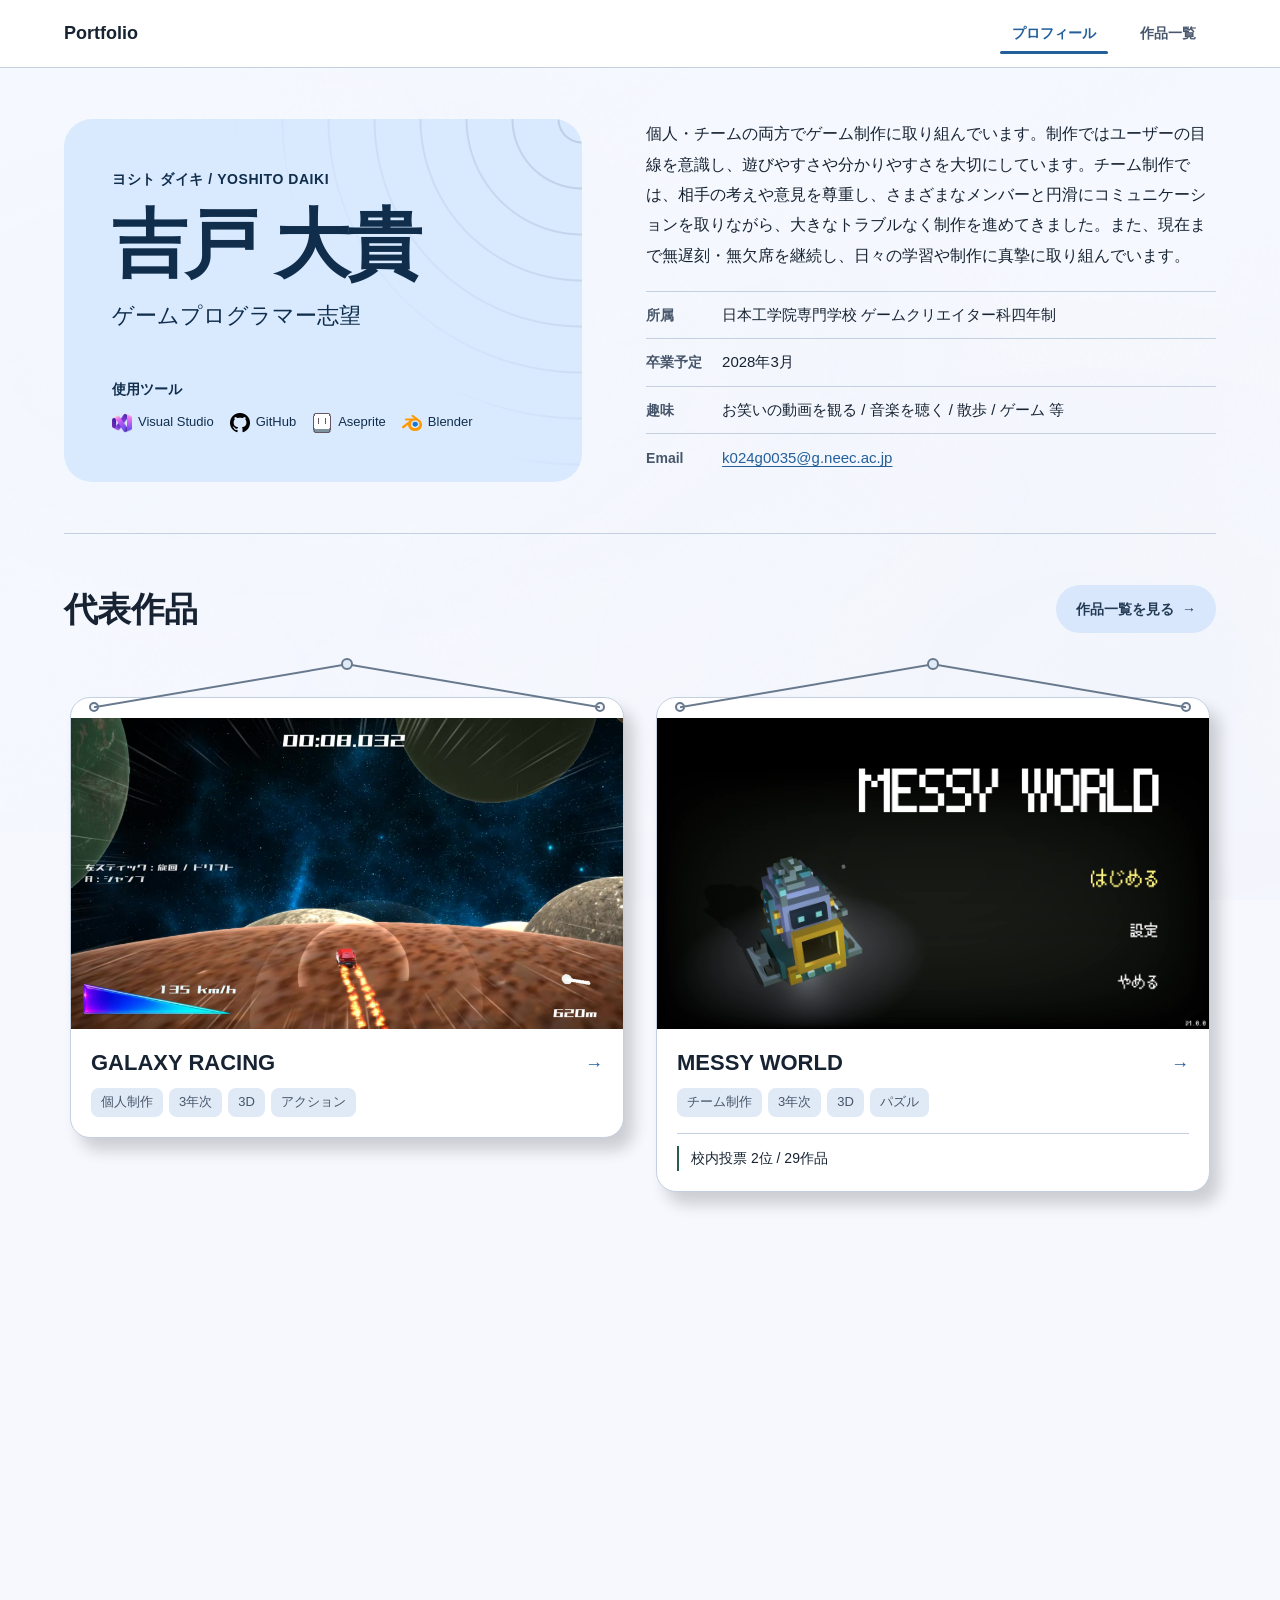
<file: index.html>
<!DOCTYPE html>
<html lang="ja"><head><meta charset="UTF-8"><meta name="viewport" content="width=device-width, initial-scale=1"><meta name="description" content="ゲームプログラマー志望・吉戸 大貴のポートフォリオ。個人・チームで制作したゲーム作品を紹介します。"><meta property="og:type" content="website"><meta property="og:locale" content="ja_JP"><meta property="og:site_name" content="吉戸大貴 Portfolio"><meta property="og:title" content="吉戸 大貴 | プロフィール"><meta property="og:description" content="ゲームプログラマー志望・吉戸 大貴のポートフォリオ。個人・チームで制作したゲーム作品を紹介します。"><meta property="og:url" content="https://yoshito-d.github.io/"><meta property="og:image" content="https://yoshito-d.github.io/assets/uploads/579df90e-e649-4245-8e2d-086b24d02293.jpg"><meta property="og:image:alt" content="GALAXY RACINGのゲーム画面"><meta name="twitter:card" content="summary_large_image"><meta name="twitter:title" content="吉戸 大貴 | プロフィール"><meta name="twitter:description" content="ゲームプログラマー志望・吉戸 大貴のポートフォリオ。個人・チームで制作したゲーム作品を紹介します。"><meta name="twitter:image" content="https://yoshito-d.github.io/assets/uploads/579df90e-e649-4245-8e2d-086b24d02293.jpg"><meta name="twitter:image:alt" content="GALAXY RACINGのゲーム画面"><title>吉戸 大貴 | プロフィール</title><link rel="stylesheet" href="styles.css?v=98ef7df061875868"><script src="preview.js?v=788b0afb9841962e" defer></script><script src="motion.js?v=cbbfd097a903a32e" defer></script></head><body data-aura="{&quot;color&quot;:&quot;#66c0f4&quot;,&quot;accentColor&quot;:&quot;#2a475e&quot;,&quot;saturation&quot;:122,&quot;brightness&quot;:14,&quot;speed&quot;:40}" style="--aura-color-rgb:102,192,244;--aura-accent-rgb:42,71,94;--aura-primary-opacity:0.030800000000000004;--aura-accent-opacity:0.028000000000000004;--aura-saturation:1.22;--desktop-columns:2"><a class="skip-link" href="#main">本文へ移動</a><header class="site-header"><a class="brand" href="#" aria-label="Portfolio トップへ">Portfolio</a><nav aria-label="メインナビゲーション"><a href="#about" aria-current="page">プロフィール</a><a href="works.html">作品一覧</a></nav></header><main id="main" tabindex="-1">
<section id="about" class="profile-section" aria-labelledby="profile-title">
  <div class="profile-identity"><div><p class="reading" data-motion>ヨシト ダイキ / YOSHITO DAIKI</p><h1 id="profile-title" data-motion>吉戸 大貴</h1><p class="role" data-motion>ゲームプログラマー志望</p></div>
    <div class="profile-tools" data-motion><p class="tools-label">使用ツール</p><ul class="tool-icons" aria-label="使用ツール"><li><img src="assets/tools/visual-studio.png" alt="" width="48" height="48"><span>Visual Studio</span></li><li><img class="tool-icon-github" src="assets/tools/github.png" alt="" width="48" height="48"><span>GitHub</span></li><li><img class="tool-icon-pixel" src="assets/tools/aseprite.png" alt="" width="48" height="48"><span>Aseprite</span></li><li><img src="assets/tools/blender.png" alt="" width="48" height="48"><span>Blender</span></li></ul></div>
  </div>
  <div class="profile-summary"><p class="profile-description" data-motion>個人・チームの両方でゲーム制作に取り組んでいます。制作ではユーザーの目線を意識し、遊びやすさや分かりやすさを大切にしています。チーム制作では、相手の考えや意見を尊重し、さまざまなメンバーと円滑にコミュニケーションを取りながら、大きなトラブルなく制作を進めてきました。また、現在まで無遅刻・無欠席を継続し、日々の学習や制作に真摯に取り組んでいます。</p><dl class="profile" data-motion><div><dt>所属</dt><dd>日本工学院専門学校 ゲームクリエイター科四年制</dd></div><div><dt>卒業予定</dt><dd>2028年3月</dd></div><div><dt>趣味</dt><dd>お笑いの動画を観る / 音楽を聴く / 散歩 / ゲーム 等</dd></div><div><dt>Email</dt><dd><a class="email-link" href="mailto:k024g0035@g.neec.ac.jp">k024g0035@g.neec.ac.jp</a></dd></div></dl></div>
</section>
<section id="works" class="section" aria-labelledby="works-title">
  <div class="section-heading-row"><h2 id="works-title" data-motion>代表作品</h2><a class="all-works-link" data-motion href="works.html">作品一覧を見る <span class="link-arrow" aria-hidden="true">→</span></a></div>
  <div class="featured-grid"><article class="project-card project-card-wire" data-dimension="3D" data-genre="アクション" data-production="個人制作" data-year="3年次"><span class="card-pin" aria-hidden="true"></span><div class="card-hanger" aria-hidden="true"><span class="card-wire card-wire-left"></span><span class="card-wire card-wire-right"></span></div><a class="project-link" href="projects/planet-action.html" aria-labelledby="card-planet-action"><div class="card-board"><span class="card-eyelet card-eyelet-left" aria-hidden="true"></span><span class="card-eyelet card-eyelet-right" aria-hidden="true"></span><div class="empty-media" data-preview="assets/uploads/43eb7632-6a05-48b1-8d95-0fb02f30b634.mp4" aria-hidden="true"><img src="assets/uploads/579df90e-e649-4245-8e2d-086b24d02293.jpg" alt="" loading="lazy"></div><h3 class="project-title" id="card-planet-action">GALAXY RACING <span class="link-arrow" aria-hidden="true">→</span></h3><div class="project-meta"><ul class="project-tags" aria-label="作品のタグ"><li>個人制作</li><li>3年次</li><li>3D</li><li>アクション</li></ul></div></div></a></article>
<article class="project-card project-card-wire" data-dimension="3D" data-genre="パズル" data-production="チーム制作" data-year="3年次"><span class="card-pin" aria-hidden="true"></span><div class="card-hanger" aria-hidden="true"><span class="card-wire card-wire-left"></span><span class="card-wire card-wire-right"></span></div><a class="project-link" href="projects/messy-world.html" aria-labelledby="card-messy-world"><div class="card-board"><span class="card-eyelet card-eyelet-left" aria-hidden="true"></span><span class="card-eyelet card-eyelet-right" aria-hidden="true"></span><div class="empty-media" data-preview="assets/uploads/3602b70e-d0be-49c4-b826-941806d86faa.mp4" aria-hidden="true"><img src="assets/uploads/43e169b0-bbd3-40fa-b473-8aa92c8c8727.jpg" alt="" loading="lazy"></div><h3 class="project-title" id="card-messy-world">MESSY WORLD <span class="link-arrow" aria-hidden="true">→</span></h3><div class="project-meta"><ul class="project-tags" aria-label="作品のタグ"><li>チーム制作</li><li>3年次</li><li>3D</li><li>パズル</li></ul><ul class="achievement-list"><li>校内投票 2位 / 29作品</li></ul></div></div></a></article>
<article class="project-card project-card-wire" data-dimension="3D" data-genre="アクション" data-production="チーム制作" data-year="2年次"><span class="card-pin" aria-hidden="true"></span><div class="card-hanger" aria-hidden="true"><span class="card-wire card-wire-left"></span><span class="card-wire card-wire-right"></span></div><a class="project-link" href="projects/ravagon.html" aria-labelledby="card-ravagon"><div class="card-board"><span class="card-eyelet card-eyelet-left" aria-hidden="true"></span><span class="card-eyelet card-eyelet-right" aria-hidden="true"></span><div class="empty-media" data-preview="assets/uploads/b02f4aee-77ad-4b39-abcc-5685025b9a80.mp4" aria-hidden="true"><img src="assets/uploads/f7f17e6c-6f7b-4838-ab09-08c903dc626c.png" alt="" loading="lazy"></div><h3 class="project-title" id="card-ravagon">鋼殻のラヴァゴン <span class="link-arrow" aria-hidden="true">→</span></h3><div class="project-meta"><ul class="project-tags" aria-label="作品のタグ"><li>チーム制作</li><li>2年次</li><li>3D</li><li>アクション</li></ul><ul class="achievement-list"><li>校内投票 3位 / 78作品</li></ul></div></div></a></article>
<article class="project-card project-card-wire" data-dimension="2D" data-genre="シューティング" data-production="チーム制作" data-year="2年次"><span class="card-pin" aria-hidden="true"></span><div class="card-hanger" aria-hidden="true"><span class="card-wire card-wire-left"></span><span class="card-wire card-wire-right"></span></div><a class="project-link" href="projects/by-virus.html" aria-labelledby="card-by-virus"><div class="card-board"><span class="card-eyelet card-eyelet-left" aria-hidden="true"></span><span class="card-eyelet card-eyelet-right" aria-hidden="true"></span><div class="empty-media" data-preview="assets/uploads/e41c4137-837e-4e1e-bd0e-b257d435e3ed.mp4" aria-hidden="true"><img src="assets/uploads/c7f0b045-8188-45e5-b42a-276d3785efd2.jpg" alt="" loading="lazy"></div><h3 class="project-title" id="card-by-virus">バイヴァイラス <span class="link-arrow" aria-hidden="true">→</span></h3><div class="project-meta"><ul class="project-tags" aria-label="作品のタグ"><li>チーム制作</li><li>2年次</li><li>2D</li><li>シューティング</li></ul><ul class="achievement-list"><li>蒲田アワードノミネート ACT・STG部門</li><li>校内投票 4位 / 161作品</li></ul></div></div></a></article>
<article class="project-card project-card-wire" data-dimension="2D" data-genre="アクション" data-production="チーム制作" data-year="1年次"><span class="card-pin" aria-hidden="true"></span><div class="card-hanger" aria-hidden="true"><span class="card-wire card-wire-left"></span><span class="card-wire card-wire-right"></span></div><a class="project-link" href="projects/mawarazaru.html" aria-labelledby="card-mawarazaru"><div class="card-board"><span class="card-eyelet card-eyelet-left" aria-hidden="true"></span><span class="card-eyelet card-eyelet-right" aria-hidden="true"></span><div class="empty-media" data-preview="assets/uploads/f5231a18-ec42-4fd3-b030-5499ee698dd2.mp4" aria-hidden="true"><img src="assets/uploads/148ddc34-c985-4d0a-bc0f-67020d1d6fc2.png" alt="" loading="lazy"></div><h3 class="project-title" id="card-mawarazaru">まわらザルをえない <span class="link-arrow" aria-hidden="true">→</span></h3><div class="project-meta"><ul class="project-tags" aria-label="作品のタグ"><li>チーム制作</li><li>1年次</li><li>2D</li><li>アクション</li></ul><ul class="achievement-list"><li>第13回全国専門学校ゲームコンペティション プレイアブル部門 審査員特別賞</li><li>蒲田アワードノミネート  2Dアート部門 / 新人ゲーム部門</li><li>校内投票 3位 / 75作品</li></ul></div></div></a></article>
<article class="project-card project-card-wire" data-dimension="3D" data-genre="アクション" data-production="チーム制作" data-year="3年次"><span class="card-pin" aria-hidden="true"></span><div class="card-hanger" aria-hidden="true"><span class="card-wire card-wire-left"></span><span class="card-wire card-wire-right"></span></div><a class="project-link" href="projects/work-804e0eb7.html" aria-labelledby="card-work-804e0eb7"><div class="card-board"><span class="card-eyelet card-eyelet-left" aria-hidden="true"></span><span class="card-eyelet card-eyelet-right" aria-hidden="true"></span><div class="empty-media" data-preview="assets/uploads/91347e0c-e5f2-43d9-8735-0ec4c5466d1c.mp4" aria-hidden="true"><img src="assets/uploads/5d789b71-5206-4397-a0c4-b77ba793cd35.jpg" alt="" loading="lazy"></div><h3 class="project-title" id="card-work-804e0eb7">つながザルをえない <span class="link-arrow" aria-hidden="true">→</span></h3><div class="project-meta"><ul class="project-tags" aria-label="作品のタグ"><li>チーム制作</li><li>3年次</li><li>3D</li><li>アクション</li><li>ストラテジー</li></ul><ul class="achievement-list"><li>校内投票 5位 / 154作品</li></ul></div></div></a></article></div>
</section>
</main><footer><a href="#">ページの先頭へ <span class="link-arrow" aria-hidden="true">↑</span></a><p class="page-updated">更新日：<time datetime="2026-11-27">2026/11/27</time></p></footer></body></html>
</file>
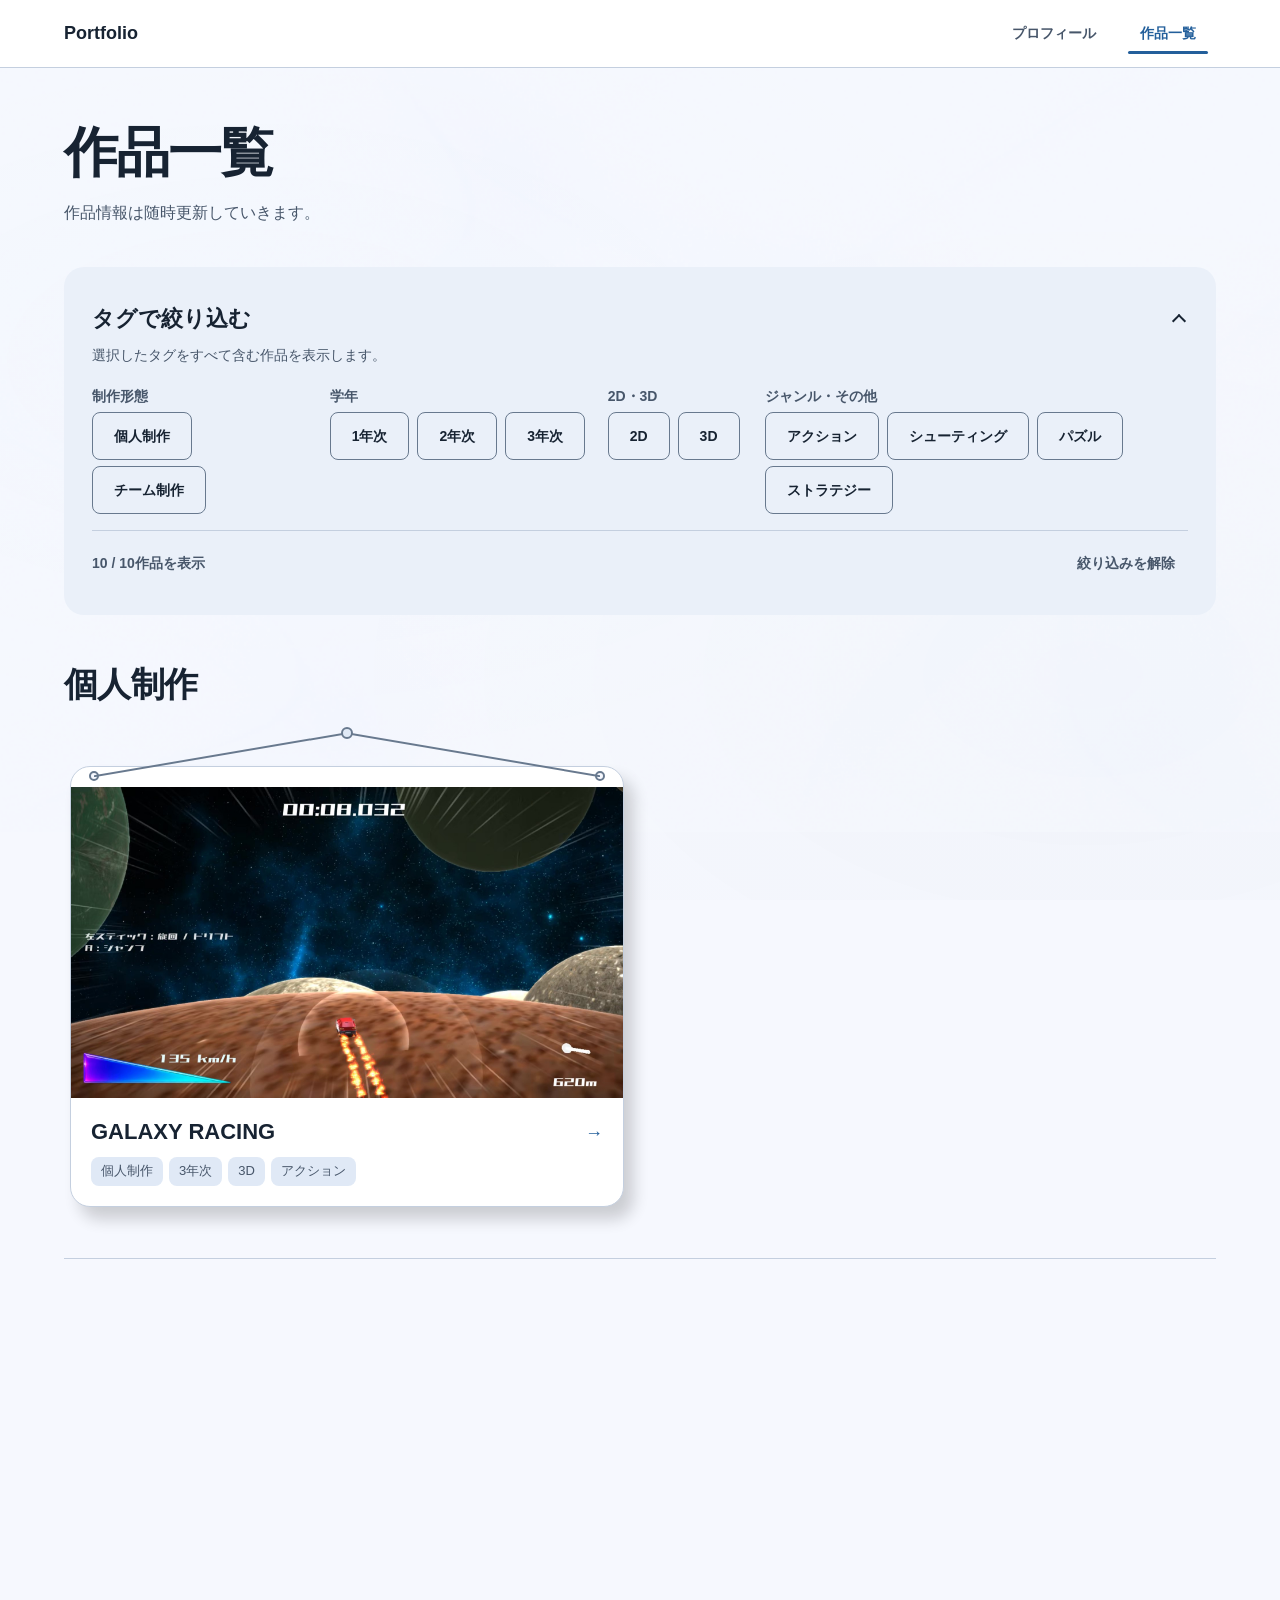
<file: works.html>
<!DOCTYPE html>
<html lang="ja"><head><meta charset="UTF-8"><meta name="viewport" content="width=device-width, initial-scale=1"><meta name="description" content="ゲームプログラマー志望・吉戸 大貴のポートフォリオ。個人・チームで制作したゲーム作品を紹介します。"><meta property="og:type" content="website"><meta property="og:locale" content="ja_JP"><meta property="og:site_name" content="吉戸大貴 Portfolio"><meta property="og:title" content="吉戸 大貴 | 作品一覧"><meta property="og:description" content="ゲームプログラマー志望・吉戸 大貴のポートフォリオ。個人・チームで制作したゲーム作品を紹介します。"><meta property="og:url" content="https://yoshito-d.github.io/works.html"><meta property="og:image" content="https://yoshito-d.github.io/assets/uploads/579df90e-e649-4245-8e2d-086b24d02293.jpg"><meta property="og:image:alt" content="GALAXY RACINGのゲーム画面"><meta name="twitter:card" content="summary_large_image"><meta name="twitter:title" content="吉戸 大貴 | 作品一覧"><meta name="twitter:description" content="ゲームプログラマー志望・吉戸 大貴のポートフォリオ。個人・チームで制作したゲーム作品を紹介します。"><meta name="twitter:image" content="https://yoshito-d.github.io/assets/uploads/579df90e-e649-4245-8e2d-086b24d02293.jpg"><meta name="twitter:image:alt" content="GALAXY RACINGのゲーム画面"><title>吉戸 大貴 | 作品一覧</title><link rel="stylesheet" href="styles.css?v=98ef7df061875868"><script src="preview.js?v=788b0afb9841962e" defer></script><script src="motion.js?v=cbbfd097a903a32e" defer></script><script src="filters.js?v=d913937991a04cd8" defer></script></head><body data-aura="{&quot;color&quot;:&quot;#66c0f4&quot;,&quot;accentColor&quot;:&quot;#2a475e&quot;,&quot;saturation&quot;:122,&quot;brightness&quot;:14,&quot;speed&quot;:40}" style="--aura-color-rgb:102,192,244;--aura-accent-rgb:42,71,94;--aura-primary-opacity:0.030800000000000004;--aura-accent-opacity:0.028000000000000004;--aura-saturation:1.22;--desktop-columns:2"><a class="skip-link" href="#main">本文へ移動</a><header class="site-header"><a class="brand" href="index.html" aria-label="Portfolio トップへ">Portfolio</a><nav aria-label="メインナビゲーション"><a href="index.html#about">プロフィール</a><a href="works.html" aria-current="page">作品一覧</a></nav></header><main id="main" class="works-page section" tabindex="-1"><div class="section-heading"><h1>作品一覧</h1><p class="works-intro">作品情報は随時更新していきます。</p></div><section class="work-filters" aria-labelledby="filter-title" data-motion hidden>
  <details class="filter-options" open>
    <summary id="filter-title">タグで絞り込む</summary>
    <p class="filter-help">選択したタグをすべて含む作品を表示します。</p>
    <div class="filter-groups"><fieldset class="filter-group"><legend class="filter-label">制作形態</legend><div class="filter-tags"><button type="button" class="filter-tag" data-tag="個人制作" aria-pressed="false"><span>個人制作</span></button><button type="button" class="filter-tag" data-tag="チーム制作" aria-pressed="false"><span>チーム制作</span></button></div></fieldset><fieldset class="filter-group"><legend class="filter-label">学年</legend><div class="filter-tags"><button type="button" class="filter-tag" data-tag="1年次" aria-pressed="false"><span>1年次</span></button><button type="button" class="filter-tag" data-tag="2年次" aria-pressed="false"><span>2年次</span></button><button type="button" class="filter-tag" data-tag="3年次" aria-pressed="false"><span>3年次</span></button></div></fieldset><fieldset class="filter-group"><legend class="filter-label">2D・3D</legend><div class="filter-tags"><button type="button" class="filter-tag" data-tag="2D" aria-pressed="false"><span>2D</span></button><button type="button" class="filter-tag" data-tag="3D" aria-pressed="false"><span>3D</span></button></div></fieldset><fieldset class="filter-group"><legend class="filter-label">ジャンル・その他</legend><div class="filter-tags"><button type="button" class="filter-tag" data-tag="アクション" aria-pressed="false"><span>アクション</span></button><button type="button" class="filter-tag" data-tag="シューティング" aria-pressed="false"><span>シューティング</span></button><button type="button" class="filter-tag" data-tag="パズル" aria-pressed="false"><span>パズル</span></button><button type="button" class="filter-tag" data-tag="ストラテジー" aria-pressed="false"><span>ストラテジー</span></button></div></fieldset></div>
  </details>
  <div class="filter-summary"><p class="filter-count" role="status" aria-live="polite" aria-atomic="true"></p><button type="button" class="filter-reset" aria-disabled="true">絞り込みを解除</button></div>
</section><p class="filter-empty" data-motion hidden>条件に一致する作品はありません。絞り込み条件を変更してください。</p><section class="work-category" aria-labelledby="category-0"><h2 id="category-0">個人制作</h2><div class="featured-grid"><article class="project-card project-card-wire" data-dimension="3D" data-genre="アクション" data-production="個人制作" data-year="3年次"><span class="card-pin" aria-hidden="true"></span><div class="card-hanger" aria-hidden="true"><span class="card-wire card-wire-left"></span><span class="card-wire card-wire-right"></span></div><a class="project-link" href="projects/planet-action.html" aria-labelledby="card-planet-action"><div class="card-board"><span class="card-eyelet card-eyelet-left" aria-hidden="true"></span><span class="card-eyelet card-eyelet-right" aria-hidden="true"></span><div class="empty-media" data-preview="assets/uploads/43eb7632-6a05-48b1-8d95-0fb02f30b634.mp4" aria-hidden="true"><img src="assets/uploads/579df90e-e649-4245-8e2d-086b24d02293.jpg" alt="" loading="lazy"></div><h3 class="project-title" id="card-planet-action">GALAXY RACING <span class="link-arrow" aria-hidden="true">→</span></h3><div class="project-meta"><ul class="project-tags" aria-label="作品のタグ"><li>個人制作</li><li>3年次</li><li>3D</li><li>アクション</li></ul></div></div></a></article></div></section><section class="work-category" aria-labelledby="category-1"><h2 id="category-1">チーム制作</h2><div class="featured-grid"><article class="project-card project-card-wire" data-dimension="3D" data-genre="パズル" data-production="チーム制作" data-year="3年次"><span class="card-pin" aria-hidden="true"></span><div class="card-hanger" aria-hidden="true"><span class="card-wire card-wire-left"></span><span class="card-wire card-wire-right"></span></div><a class="project-link" href="projects/messy-world.html" aria-labelledby="card-messy-world"><div class="card-board"><span class="card-eyelet card-eyelet-left" aria-hidden="true"></span><span class="card-eyelet card-eyelet-right" aria-hidden="true"></span><div class="empty-media" data-preview="assets/uploads/3602b70e-d0be-49c4-b826-941806d86faa.mp4" aria-hidden="true"><img src="assets/uploads/43e169b0-bbd3-40fa-b473-8aa92c8c8727.jpg" alt="" loading="lazy"></div><h3 class="project-title" id="card-messy-world">MESSY WORLD <span class="link-arrow" aria-hidden="true">→</span></h3><div class="project-meta"><ul class="project-tags" aria-label="作品のタグ"><li>チーム制作</li><li>3年次</li><li>3D</li><li>パズル</li></ul><ul class="achievement-list"><li>校内投票 2位 / 29作品</li></ul></div></div></a></article>
<article class="project-card project-card-wire" data-dimension="3D" data-genre="アクション" data-production="チーム制作" data-year="3年次"><span class="card-pin" aria-hidden="true"></span><div class="card-hanger" aria-hidden="true"><span class="card-wire card-wire-left"></span><span class="card-wire card-wire-right"></span></div><a class="project-link" href="projects/work-804e0eb7.html" aria-labelledby="card-work-804e0eb7"><div class="card-board"><span class="card-eyelet card-eyelet-left" aria-hidden="true"></span><span class="card-eyelet card-eyelet-right" aria-hidden="true"></span><div class="empty-media" data-preview="assets/uploads/91347e0c-e5f2-43d9-8735-0ec4c5466d1c.mp4" aria-hidden="true"><img src="assets/uploads/5d789b71-5206-4397-a0c4-b77ba793cd35.jpg" alt="" loading="lazy"></div><h3 class="project-title" id="card-work-804e0eb7">つながザルをえない <span class="link-arrow" aria-hidden="true">→</span></h3><div class="project-meta"><ul class="project-tags" aria-label="作品のタグ"><li>チーム制作</li><li>3年次</li><li>3D</li><li>アクション</li><li>ストラテジー</li></ul><ul class="achievement-list"><li>校内投票 5位 / 154作品</li></ul></div></div></a></article>
<article class="project-card project-card-wire" data-dimension="3D" data-genre="アクション" data-production="チーム制作" data-year="2年次"><span class="card-pin" aria-hidden="true"></span><div class="card-hanger" aria-hidden="true"><span class="card-wire card-wire-left"></span><span class="card-wire card-wire-right"></span></div><a class="project-link" href="projects/ravagon.html" aria-labelledby="card-ravagon"><div class="card-board"><span class="card-eyelet card-eyelet-left" aria-hidden="true"></span><span class="card-eyelet card-eyelet-right" aria-hidden="true"></span><div class="empty-media" data-preview="assets/uploads/b02f4aee-77ad-4b39-abcc-5685025b9a80.mp4" aria-hidden="true"><img src="assets/uploads/f7f17e6c-6f7b-4838-ab09-08c903dc626c.png" alt="" loading="lazy"></div><h3 class="project-title" id="card-ravagon">鋼殻のラヴァゴン <span class="link-arrow" aria-hidden="true">→</span></h3><div class="project-meta"><ul class="project-tags" aria-label="作品のタグ"><li>チーム制作</li><li>2年次</li><li>3D</li><li>アクション</li></ul><ul class="achievement-list"><li>校内投票 3位 / 78作品</li></ul></div></div></a></article>
<article class="project-card project-card-wire" data-dimension="3D" data-genre="シューティング" data-production="チーム制作" data-year="2年次"><span class="card-pin" aria-hidden="true"></span><div class="card-hanger" aria-hidden="true"><span class="card-wire card-wire-left"></span><span class="card-wire card-wire-right"></span></div><a class="project-link" href="projects/gun-spinner.html" aria-labelledby="card-gun-spinner"><div class="card-board"><span class="card-eyelet card-eyelet-left" aria-hidden="true"></span><span class="card-eyelet card-eyelet-right" aria-hidden="true"></span><div class="empty-media" data-preview="assets/uploads/e78832ae-fff1-4b4f-a140-f1aaaa937db3.mp4" aria-hidden="true"><img src="assets/uploads/5c59486c-2595-470d-b726-c442c78362a7.png" alt="" loading="lazy"></div><h3 class="project-title" id="card-gun-spinner">GUN SPINNER <span class="link-arrow" aria-hidden="true">→</span></h3><div class="project-meta"><ul class="project-tags" aria-label="作品のタグ"><li>チーム制作</li><li>2年次</li><li>3D</li><li>シューティング</li></ul><ul class="achievement-list"><li>校内投票 3位 / 81作品</li></ul></div></div></a></article>
<article class="project-card project-card-wire" data-dimension="3D" data-genre="アクション" data-production="チーム制作" data-year="2年次"><span class="card-pin" aria-hidden="true"></span><div class="card-hanger" aria-hidden="true"><span class="card-wire card-wire-left"></span><span class="card-wire card-wire-right"></span></div><a class="project-link" href="projects/biripiyo.html" aria-labelledby="card-biripiyo"><div class="card-board"><span class="card-eyelet card-eyelet-left" aria-hidden="true"></span><span class="card-eyelet card-eyelet-right" aria-hidden="true"></span><div class="empty-media" data-preview="assets/uploads/2a6b4c07-1e13-429f-bd66-3efc46d43286.mp4" aria-hidden="true"><img src="assets/uploads/712f390b-d367-421c-a2be-a6bfee194d74.jpg" alt="" loading="lazy"></div><h3 class="project-title" id="card-biripiyo">ゲキトツ!!ビリピヨランブル!! <span class="link-arrow" aria-hidden="true">→</span></h3><div class="project-meta"><ul class="project-tags" aria-label="作品のタグ"><li>チーム制作</li><li>2年次</li><li>3D</li><li>アクション</li></ul><ul class="achievement-list"><li>校内投票 11位 / 81作品</li></ul></div></div></a></article>
<article class="project-card project-card-wire" data-dimension="2D" data-genre="シューティング" data-production="チーム制作" data-year="2年次"><span class="card-pin" aria-hidden="true"></span><div class="card-hanger" aria-hidden="true"><span class="card-wire card-wire-left"></span><span class="card-wire card-wire-right"></span></div><a class="project-link" href="projects/by-virus.html" aria-labelledby="card-by-virus"><div class="card-board"><span class="card-eyelet card-eyelet-left" aria-hidden="true"></span><span class="card-eyelet card-eyelet-right" aria-hidden="true"></span><div class="empty-media" data-preview="assets/uploads/e41c4137-837e-4e1e-bd0e-b257d435e3ed.mp4" aria-hidden="true"><img src="assets/uploads/c7f0b045-8188-45e5-b42a-276d3785efd2.jpg" alt="" loading="lazy"></div><h3 class="project-title" id="card-by-virus">バイヴァイラス <span class="link-arrow" aria-hidden="true">→</span></h3><div class="project-meta"><ul class="project-tags" aria-label="作品のタグ"><li>チーム制作</li><li>2年次</li><li>2D</li><li>シューティング</li></ul><ul class="achievement-list"><li>蒲田アワードノミネート ACT・STG部門</li><li>校内投票 4位 / 161作品</li></ul></div></div></a></article>
<article class="project-card project-card-wire" data-dimension="2D" data-genre="アクション" data-production="チーム制作" data-year="1年次"><span class="card-pin" aria-hidden="true"></span><div class="card-hanger" aria-hidden="true"><span class="card-wire card-wire-left"></span><span class="card-wire card-wire-right"></span></div><a class="project-link" href="projects/mawarazaru.html" aria-labelledby="card-mawarazaru"><div class="card-board"><span class="card-eyelet card-eyelet-left" aria-hidden="true"></span><span class="card-eyelet card-eyelet-right" aria-hidden="true"></span><div class="empty-media" data-preview="assets/uploads/f5231a18-ec42-4fd3-b030-5499ee698dd2.mp4" aria-hidden="true"><img src="assets/uploads/148ddc34-c985-4d0a-bc0f-67020d1d6fc2.png" alt="" loading="lazy"></div><h3 class="project-title" id="card-mawarazaru">まわらザルをえない <span class="link-arrow" aria-hidden="true">→</span></h3><div class="project-meta"><ul class="project-tags" aria-label="作品のタグ"><li>チーム制作</li><li>1年次</li><li>2D</li><li>アクション</li></ul><ul class="achievement-list"><li>第13回全国専門学校ゲームコンペティション プレイアブル部門 審査員特別賞</li><li>蒲田アワードノミネート  2Dアート部門 / 新人ゲーム部門</li><li>校内投票 3位 / 75作品</li></ul></div></div></a></article>
<article class="project-card project-card-wire" data-dimension="2D" data-genre="アクション" data-production="チーム制作" data-year="1年次"><span class="card-pin" aria-hidden="true"></span><div class="card-hanger" aria-hidden="true"><span class="card-wire card-wire-left"></span><span class="card-wire card-wire-right"></span></div><a class="project-link" href="projects/ao.html" aria-labelledby="card-ao"><div class="card-board"><span class="card-eyelet card-eyelet-left" aria-hidden="true"></span><span class="card-eyelet card-eyelet-right" aria-hidden="true"></span><div class="empty-media" data-preview="assets/uploads/04de34fb-7def-4826-b217-8b747b8817fb.mp4" aria-hidden="true"><img src="assets/uploads/89551020-b687-4c69-b3cc-5fe36b55905a.jpg" alt="" loading="lazy"></div><h3 class="project-title" id="card-ao">悪猟犬アオ <span class="link-arrow" aria-hidden="true">→</span></h3><div class="project-meta"><ul class="project-tags" aria-label="作品のタグ"><li>チーム制作</li><li>1年次</li><li>2D</li><li>アクション</li></ul><ul class="achievement-list"><li>校内投票 12位 / 71作品</li></ul></div></div></a></article>
<article class="project-card project-card-wire" data-dimension="2D" data-genre="アクション" data-production="チーム制作" data-year="1年次"><span class="card-pin" aria-hidden="true"></span><div class="card-hanger" aria-hidden="true"><span class="card-wire card-wire-left"></span><span class="card-wire card-wire-right"></span></div><a class="project-link" href="projects/mengo.html" aria-labelledby="card-mengo"><div class="card-board"><span class="card-eyelet card-eyelet-left" aria-hidden="true"></span><span class="card-eyelet card-eyelet-right" aria-hidden="true"></span><div class="empty-media" data-preview="assets/uploads/ae859a89-72c4-48d8-b67c-bb354f950fc1.mp4" aria-hidden="true"><img src="assets/uploads/1b390218-601e-40fc-a537-7e015de10076.jpg" alt="" loading="lazy"></div><h3 class="project-title" id="card-mengo">きりすてメンゴ <span class="link-arrow" aria-hidden="true">→</span></h3><div class="project-meta"><ul class="project-tags" aria-label="作品のタグ"><li>チーム制作</li><li>1年次</li><li>2D</li><li>アクション</li></ul><ul class="achievement-list"><li>蒲田アワードノミネート ACT・STG部門</li><li>校内投票 9位 / 67作品</li></ul></div></div></a></article></div></section></main><footer><a href="#">ページの先頭へ <span class="link-arrow" aria-hidden="true">↑</span></a><p class="page-updated">更新日：<time datetime="2026-11-27">2026/11/27</time></p></footer></body></html>
</file>
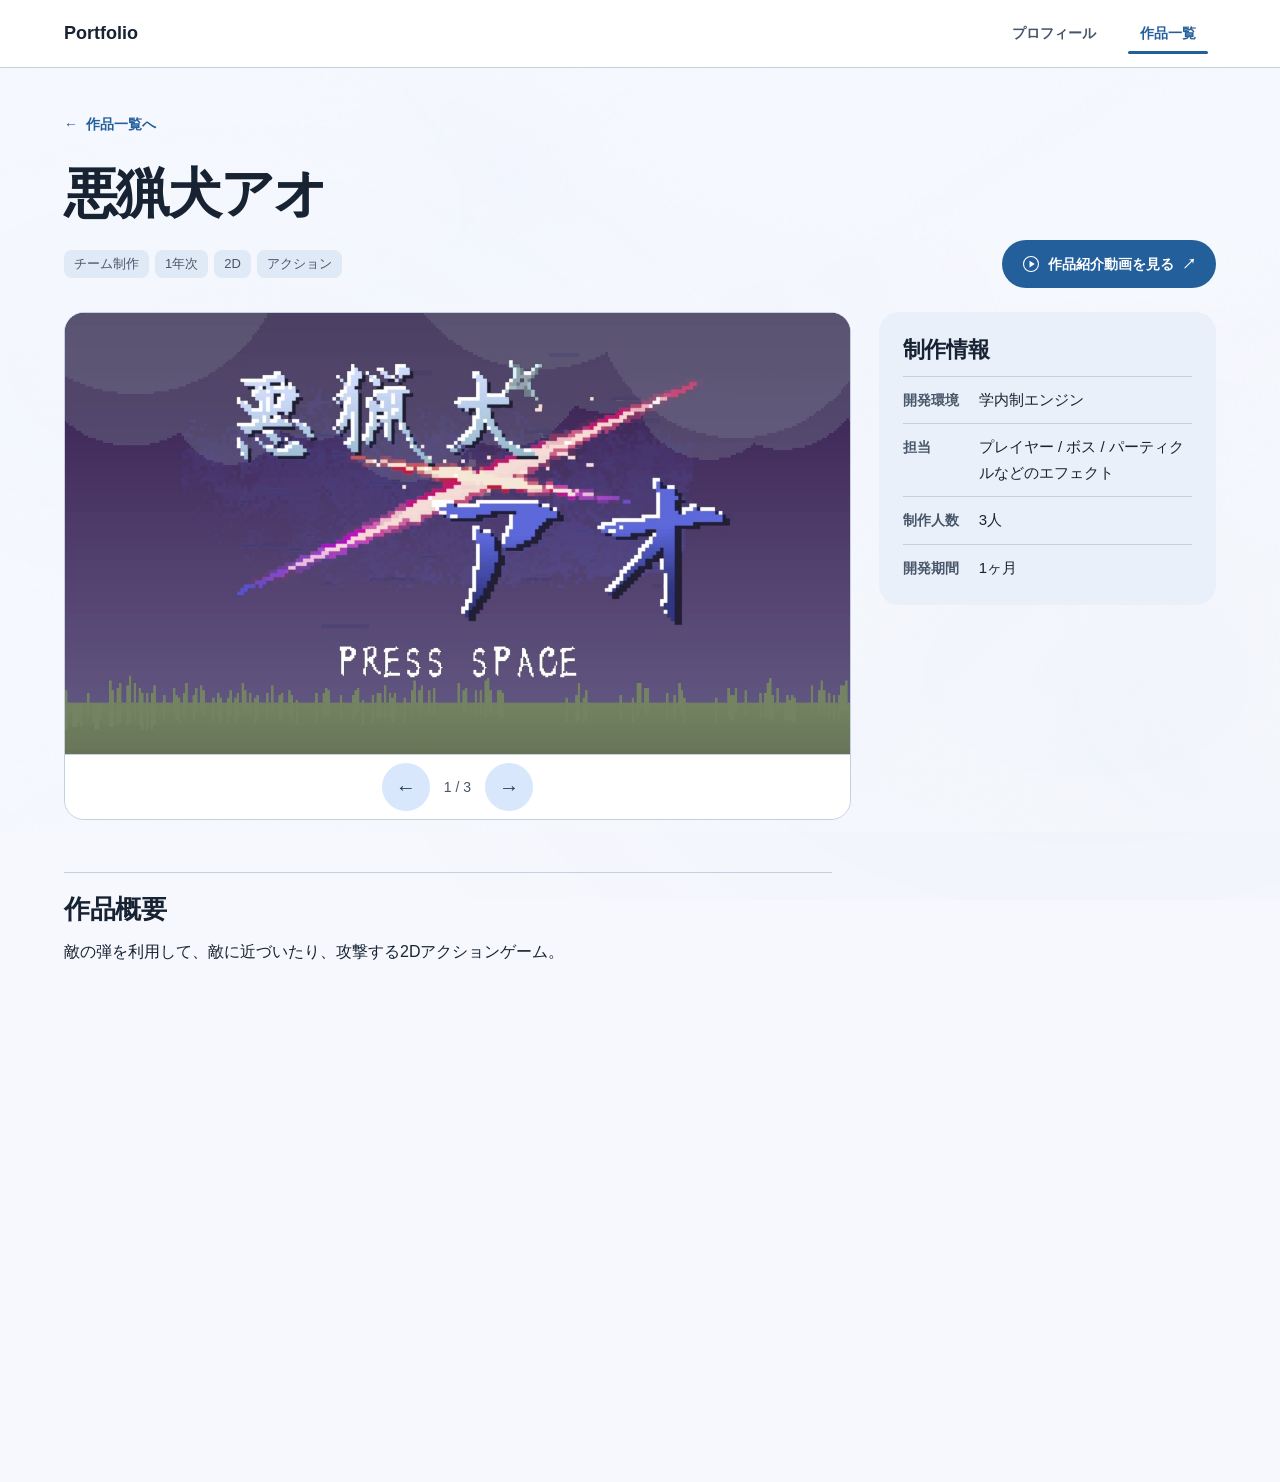
<file: projects/ao.html>
<!DOCTYPE html>
<html lang="ja"><head><meta charset="UTF-8"><meta name="viewport" content="width=device-width, initial-scale=1"><meta name="description" content="ゲームプログラマー志望・吉戸 大貴のポートフォリオ。個人・チームで制作したゲーム作品を紹介します。"><meta property="og:type" content="website"><meta property="og:locale" content="ja_JP"><meta property="og:site_name" content="吉戸大貴 Portfolio"><meta property="og:title" content="吉戸 大貴 | 悪猟犬アオ"><meta property="og:description" content="ゲームプログラマー志望・吉戸 大貴のポートフォリオ。個人・チームで制作したゲーム作品を紹介します。"><meta property="og:url" content="https://yoshito-d.github.io/projects/ao.html"><meta property="og:image" content="https://yoshito-d.github.io/assets/uploads/579df90e-e649-4245-8e2d-086b24d02293.jpg"><meta property="og:image:alt" content="GALAXY RACINGのゲーム画面"><meta name="twitter:card" content="summary_large_image"><meta name="twitter:title" content="吉戸 大貴 | 悪猟犬アオ"><meta name="twitter:description" content="ゲームプログラマー志望・吉戸 大貴のポートフォリオ。個人・チームで制作したゲーム作品を紹介します。"><meta name="twitter:image" content="https://yoshito-d.github.io/assets/uploads/579df90e-e649-4245-8e2d-086b24d02293.jpg"><meta name="twitter:image:alt" content="GALAXY RACINGのゲーム画面"><title>吉戸 大貴 | 悪猟犬アオ</title><link rel="stylesheet" href="../styles.css?v=98ef7df061875868"><script src="../gallery.js?v=e8c01e7669ed7980" defer></script><script src="../motion.js?v=cbbfd097a903a32e" defer></script></head><body data-aura="{&quot;color&quot;:&quot;#66c0f4&quot;,&quot;accentColor&quot;:&quot;#2a475e&quot;,&quot;saturation&quot;:122,&quot;brightness&quot;:14,&quot;speed&quot;:40}" style="--aura-color-rgb:102,192,244;--aura-accent-rgb:42,71,94;--aura-primary-opacity:0.030800000000000004;--aura-accent-opacity:0.028000000000000004;--aura-saturation:1.22;--desktop-columns:2"><a class="skip-link" href="#main">本文へ移動</a><header class="site-header"><a class="brand" href="../index.html" aria-label="Portfolio トップへ">Portfolio</a><nav aria-label="メインナビゲーション"><a href="../index.html#about">プロフィール</a><a href="../works.html" aria-current="location">作品一覧</a></nav></header><main id="main" class="detail" tabindex="-1">
<a class="back-link" data-motion href="../works.html"><span class="link-arrow" aria-hidden="true">←</span> 作品一覧へ</a>
<h1>悪猟犬アオ</h1>
<div class="detail-topline" data-motion><ul class="project-tags" aria-label="作品のタグ"><li>チーム制作</li><li>1年次</li><li>2D</li><li>アクション</li></ul><div class="detail-video-section"><a class="detail-video-link" href="https://youtu.be/xxBRqNyJFi0" target="_blank" rel="noopener noreferrer"><svg class="video-play-icon" viewBox="0 0 24 24" aria-hidden="true" focusable="false"><circle cx="12" cy="12" r="10" fill="none" stroke="currentColor" stroke-width="1.5"/><path d="M10 7.5 17 12l-7 4.5Z" fill="currentColor"/></svg>作品紹介動画を見る <span class="link-arrow" aria-hidden="true">↗</span><span class="sr-only">（新しいタブで開きます）</span></a></div></div>
<div class="detail-layout"><section class="detail-media gallery" aria-label="悪猟犬アオの作品画像" aria-roledescription="カルーセル" data-gallery><div class="gallery-viewport"><div class="gallery-track"><figure class="gallery-slide"><img src="../assets/uploads/89551020-b687-4c69-b3cc-5fe36b55905a.jpg" alt="悪猟犬アオのゲーム画面 1"></figure><figure class="gallery-slide"><img src="../assets/uploads/38d9a9b1-1c5c-4f8b-8135-e90e1a08b51a.jpg" alt="悪猟犬アオのゲーム画面 2" loading="lazy"></figure><figure class="gallery-slide"><img src="../assets/uploads/d5b4582f-5726-4217-a8d3-eca5ebf09f53.jpg" alt="悪猟犬アオのゲーム画面 3" loading="lazy"></figure></div></div><div class="gallery-controls" hidden><button type="button" class="gallery-arrow" data-gallery-prev aria-label="前の画像">←</button><p class="gallery-count" aria-live="polite" aria-atomic="true">1 / 3</p><button type="button" class="gallery-arrow" data-gallery-next aria-label="次の画像">→</button></div></section><section class="detail-facts" data-motion><h2>制作情報</h2><dl class="profile"><div><dt>開発環境</dt><dd>学内制エンジン</dd></div><div><dt>担当</dt><dd>プレイヤー / ボス / パーティクルなどのエフェクト</dd></div><div><dt>制作人数</dt><dd>3人</dd></div><div><dt>開発期間</dt><dd>1ヶ月</dd></div></dl></section></div>
<section class="detail-section"><h2>作品概要</h2><p>敵の弾を利用して、敵に近づいたり、攻撃する2Dアクションゲーム。</p></section>
<section class="detail-section"><h2>実績</h2><ul class="achievement-list"><li>校内投票 12位 / 71作品</li></ul></section>
<section class="detail-section"><h2>こだわり・工夫・エピソード</h2><p>学校の資料を予習してカメラを実装しました。そのカメラを使ってズームやシェイクなどの演出をいれました。<br>ヒットストップを多用したり、決め所ではフラッシュなども演出を入れ、操作してて気持ちの良いアクションになるように心掛けました。</p></section>
</main><footer><a href="#">ページの先頭へ <span class="link-arrow" aria-hidden="true">↑</span></a><p class="page-updated">更新日：<time datetime="2026-11-27">2026/11/27</time></p></footer></body></html>
</file>
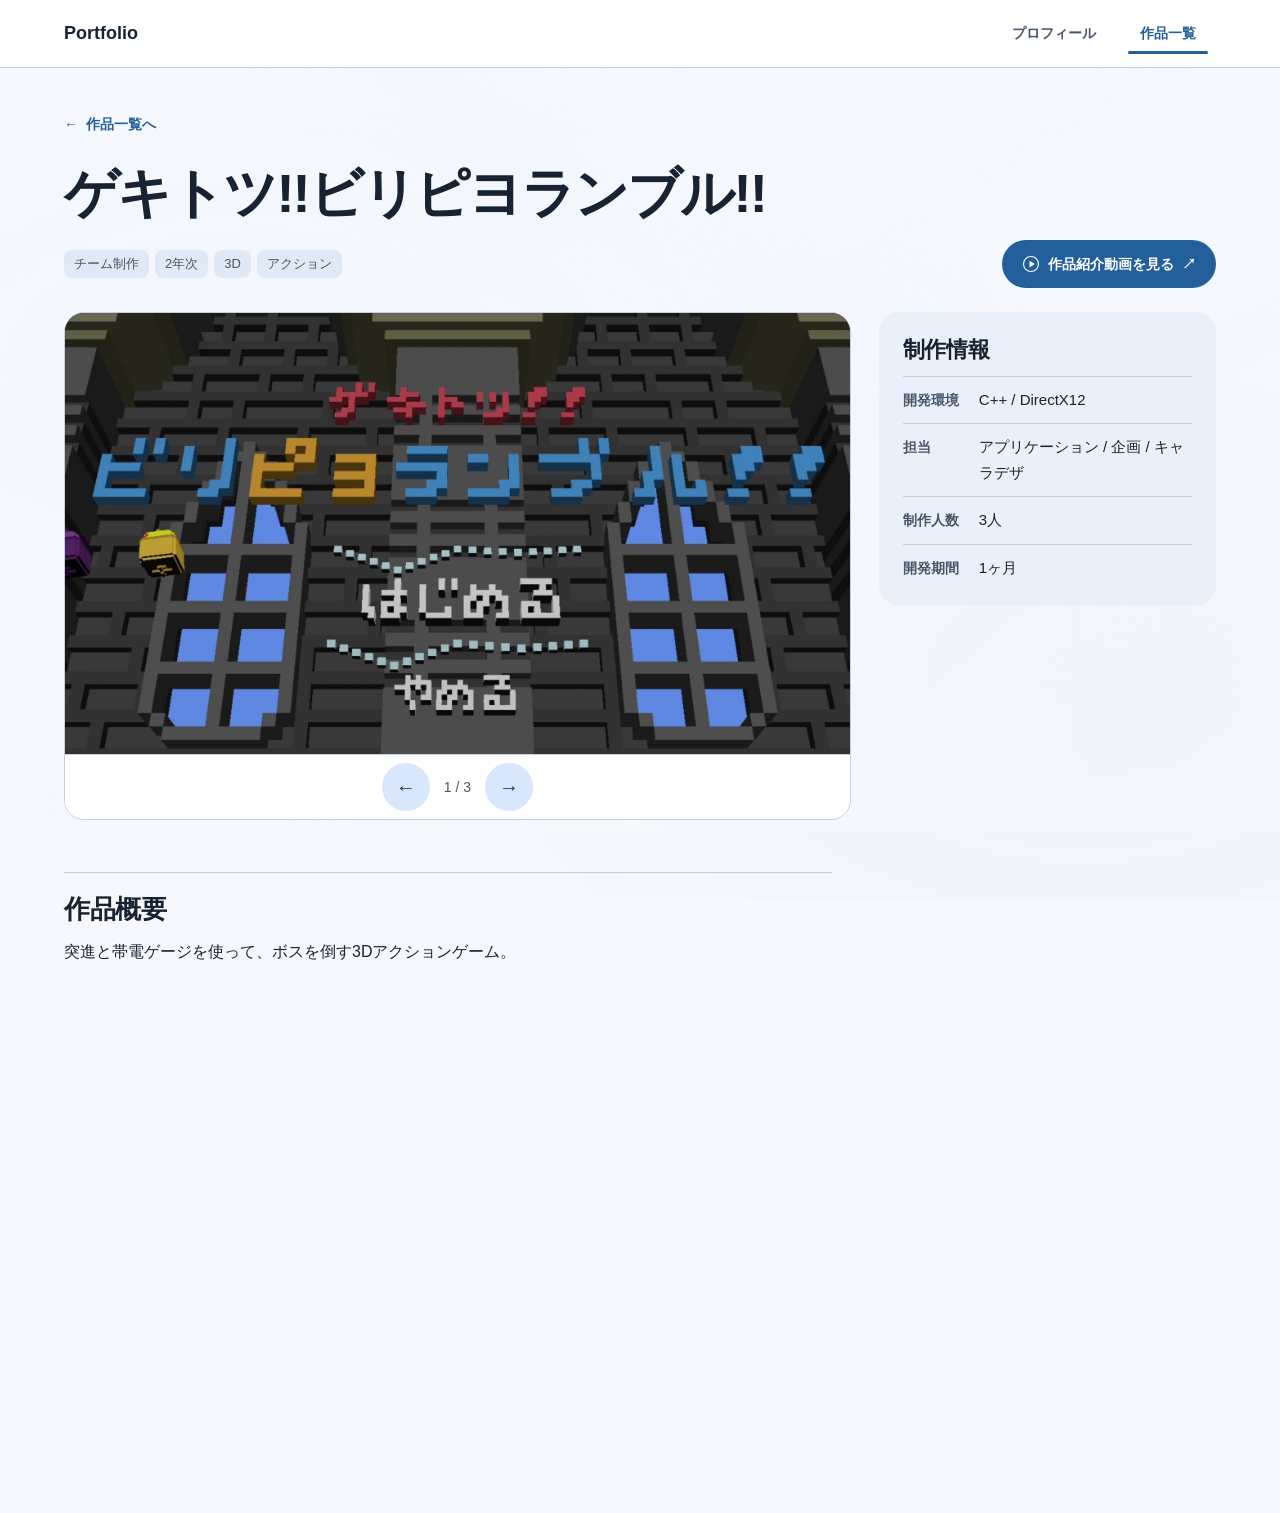
<file: projects/biripiyo.html>
<!DOCTYPE html>
<html lang="ja"><head><meta charset="UTF-8"><meta name="viewport" content="width=device-width, initial-scale=1"><meta name="description" content="ゲームプログラマー志望・吉戸 大貴のポートフォリオ。個人・チームで制作したゲーム作品を紹介します。"><meta property="og:type" content="website"><meta property="og:locale" content="ja_JP"><meta property="og:site_name" content="吉戸大貴 Portfolio"><meta property="og:title" content="吉戸 大貴 | ゲキトツ!!ビリピヨランブル!!"><meta property="og:description" content="ゲームプログラマー志望・吉戸 大貴のポートフォリオ。個人・チームで制作したゲーム作品を紹介します。"><meta property="og:url" content="https://yoshito-d.github.io/projects/biripiyo.html"><meta property="og:image" content="https://yoshito-d.github.io/assets/uploads/579df90e-e649-4245-8e2d-086b24d02293.jpg"><meta property="og:image:alt" content="GALAXY RACINGのゲーム画面"><meta name="twitter:card" content="summary_large_image"><meta name="twitter:title" content="吉戸 大貴 | ゲキトツ!!ビリピヨランブル!!"><meta name="twitter:description" content="ゲームプログラマー志望・吉戸 大貴のポートフォリオ。個人・チームで制作したゲーム作品を紹介します。"><meta name="twitter:image" content="https://yoshito-d.github.io/assets/uploads/579df90e-e649-4245-8e2d-086b24d02293.jpg"><meta name="twitter:image:alt" content="GALAXY RACINGのゲーム画面"><title>吉戸 大貴 | ゲキトツ!!ビリピヨランブル!!</title><link rel="stylesheet" href="../styles.css?v=98ef7df061875868"><script src="../gallery.js?v=e8c01e7669ed7980" defer></script><script src="../motion.js?v=cbbfd097a903a32e" defer></script></head><body data-aura="{&quot;color&quot;:&quot;#66c0f4&quot;,&quot;accentColor&quot;:&quot;#2a475e&quot;,&quot;saturation&quot;:122,&quot;brightness&quot;:14,&quot;speed&quot;:40}" style="--aura-color-rgb:102,192,244;--aura-accent-rgb:42,71,94;--aura-primary-opacity:0.030800000000000004;--aura-accent-opacity:0.028000000000000004;--aura-saturation:1.22;--desktop-columns:2"><a class="skip-link" href="#main">本文へ移動</a><header class="site-header"><a class="brand" href="../index.html" aria-label="Portfolio トップへ">Portfolio</a><nav aria-label="メインナビゲーション"><a href="../index.html#about">プロフィール</a><a href="../works.html" aria-current="location">作品一覧</a></nav></header><main id="main" class="detail" tabindex="-1">
<a class="back-link" data-motion href="../works.html"><span class="link-arrow" aria-hidden="true">←</span> 作品一覧へ</a>
<h1>ゲキトツ!!ビリピヨランブル!!</h1>
<div class="detail-topline" data-motion><ul class="project-tags" aria-label="作品のタグ"><li>チーム制作</li><li>2年次</li><li>3D</li><li>アクション</li></ul><div class="detail-video-section"><a class="detail-video-link" href="https://youtu.be/NJxmCPfJzWY" target="_blank" rel="noopener noreferrer"><svg class="video-play-icon" viewBox="0 0 24 24" aria-hidden="true" focusable="false"><circle cx="12" cy="12" r="10" fill="none" stroke="currentColor" stroke-width="1.5"/><path d="M10 7.5 17 12l-7 4.5Z" fill="currentColor"/></svg>作品紹介動画を見る <span class="link-arrow" aria-hidden="true">↗</span><span class="sr-only">（新しいタブで開きます）</span></a></div></div>
<div class="detail-layout"><section class="detail-media gallery" aria-label="ゲキトツ!!ビリピヨランブル!!の作品画像" aria-roledescription="カルーセル" data-gallery><div class="gallery-viewport"><div class="gallery-track"><figure class="gallery-slide"><img src="../assets/uploads/712f390b-d367-421c-a2be-a6bfee194d74.jpg" alt="ゲキトツ!!ビリピヨランブル!!のゲーム画面 1"></figure><figure class="gallery-slide"><img src="../assets/uploads/992c6929-36f3-4b4f-80b9-049c9128e8db.jpg" alt="ゲキトツ!!ビリピヨランブル!!のゲーム画面 2" loading="lazy"></figure><figure class="gallery-slide"><img src="../assets/uploads/f1609d93-125d-4329-8064-b91a66b28b1c.jpg" alt="ゲキトツ!!ビリピヨランブル!!のゲーム画面 3" loading="lazy"></figure></div></div><div class="gallery-controls" hidden><button type="button" class="gallery-arrow" data-gallery-prev aria-label="前の画像">←</button><p class="gallery-count" aria-live="polite" aria-atomic="true">1 / 3</p><button type="button" class="gallery-arrow" data-gallery-next aria-label="次の画像">→</button></div></section><section class="detail-facts" data-motion><h2>制作情報</h2><dl class="profile"><div><dt>開発環境</dt><dd>C++ / DirectX12</dd></div><div><dt>担当</dt><dd>アプリケーション / 企画 / キャラデザ</dd></div><div><dt>制作人数</dt><dd>3人</dd></div><div><dt>開発期間</dt><dd>1ヶ月</dd></div></dl></section></div>
<section class="detail-section"><h2>作品概要</h2><p>突進と帯電ゲージを使って、ボスを倒す3Dアクションゲーム。</p></section>
<section class="detail-section"><h2>実績</h2><ul class="achievement-list"><li>校内投票 11位 / 81作品</li></ul></section>
<section class="detail-section"><h2>こだわり・工夫・エピソード</h2><p>操作が簡単でも面白いゲームにしたかったので、ワンボタンで企画を考えました。<br>手触りを良くするため、操作に対して細かくリアクションをつけることを意識しました。<br>プログラムによるアニメーションや演出を各所に入れ完成度を高めました。<br>3人全員がプログラマーでモデルの制作が得意ではなかったため、ボクセルモデルを提案し、結果的にモデル作りも簡単になり、アニメーションも作らなくてよくなり一石二鳥でした。</p></section>
</main><footer><a href="#">ページの先頭へ <span class="link-arrow" aria-hidden="true">↑</span></a><p class="page-updated">更新日：<time datetime="2026-11-27">2026/11/27</time></p></footer></body></html>
</file>
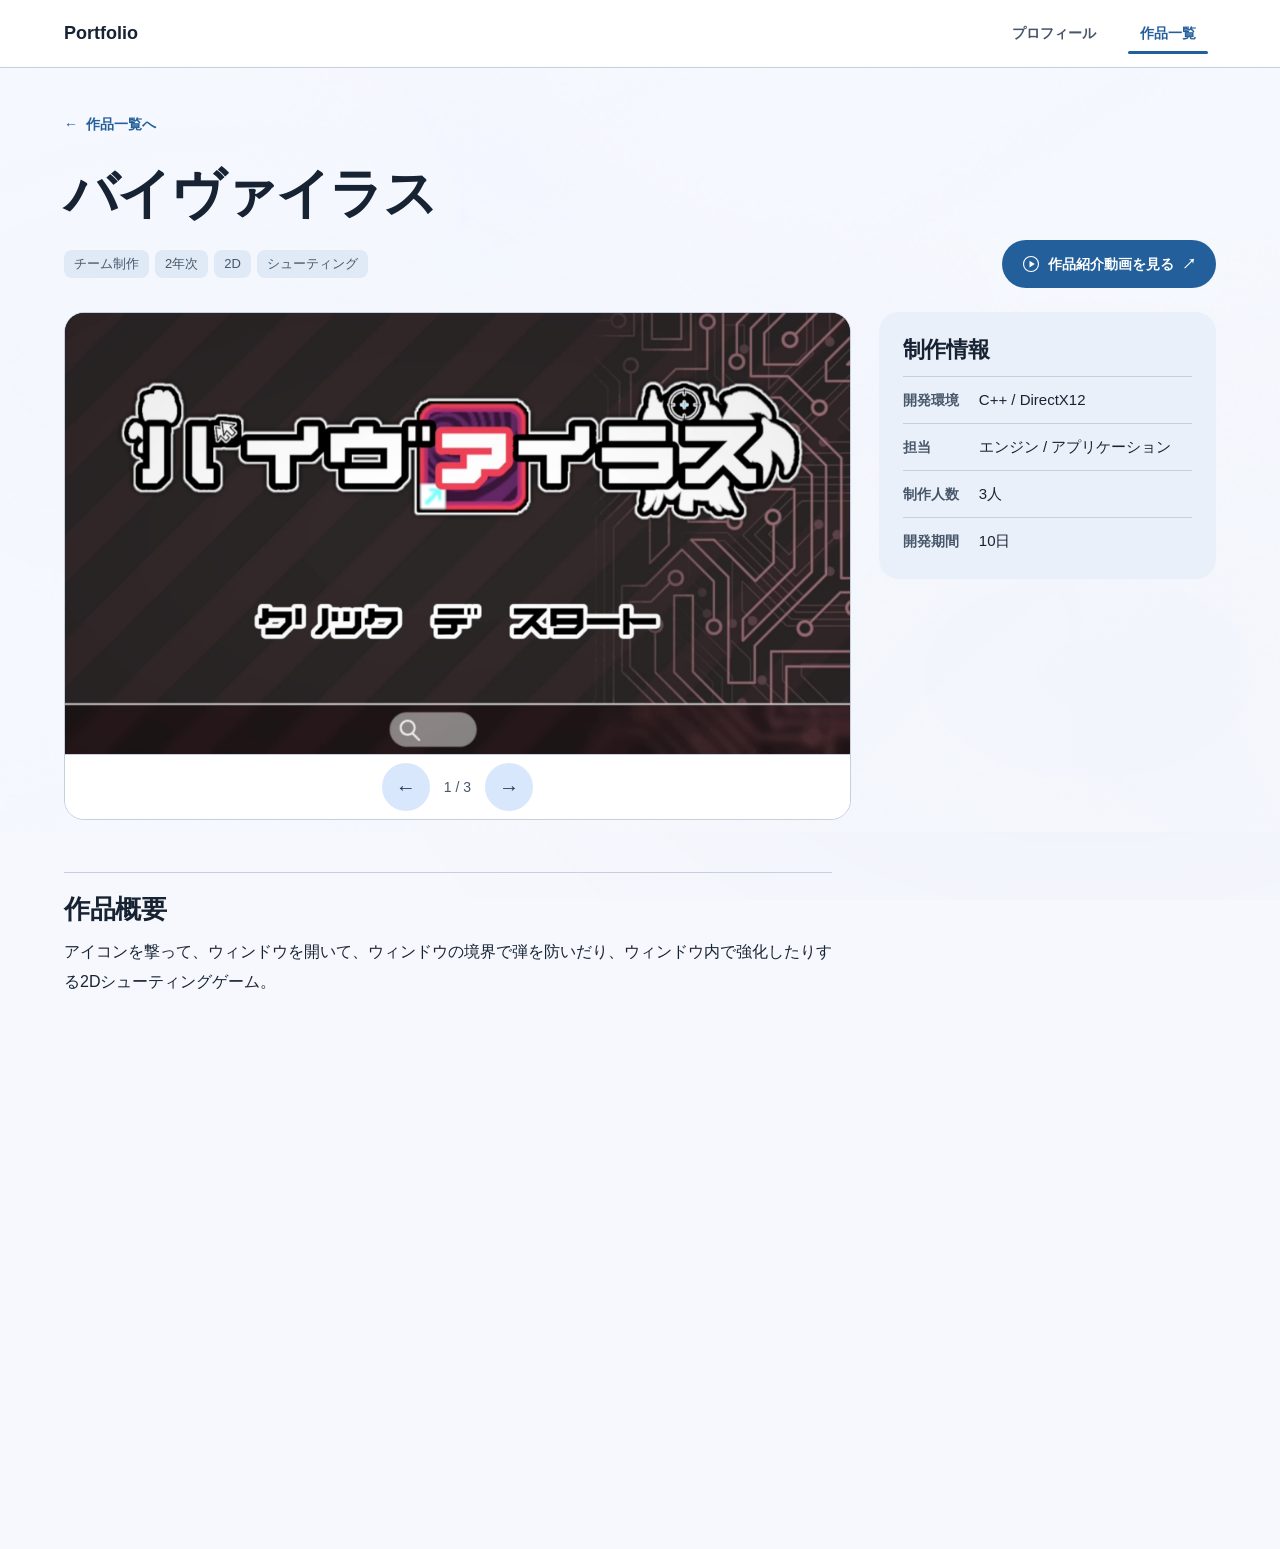
<file: projects/by-virus.html>
<!DOCTYPE html>
<html lang="ja"><head><meta charset="UTF-8"><meta name="viewport" content="width=device-width, initial-scale=1"><meta name="description" content="ゲームプログラマー志望・吉戸 大貴のポートフォリオ。個人・チームで制作したゲーム作品を紹介します。"><meta property="og:type" content="website"><meta property="og:locale" content="ja_JP"><meta property="og:site_name" content="吉戸大貴 Portfolio"><meta property="og:title" content="吉戸 大貴 | バイヴァイラス"><meta property="og:description" content="ゲームプログラマー志望・吉戸 大貴のポートフォリオ。個人・チームで制作したゲーム作品を紹介します。"><meta property="og:url" content="https://yoshito-d.github.io/projects/by-virus.html"><meta property="og:image" content="https://yoshito-d.github.io/assets/uploads/579df90e-e649-4245-8e2d-086b24d02293.jpg"><meta property="og:image:alt" content="GALAXY RACINGのゲーム画面"><meta name="twitter:card" content="summary_large_image"><meta name="twitter:title" content="吉戸 大貴 | バイヴァイラス"><meta name="twitter:description" content="ゲームプログラマー志望・吉戸 大貴のポートフォリオ。個人・チームで制作したゲーム作品を紹介します。"><meta name="twitter:image" content="https://yoshito-d.github.io/assets/uploads/579df90e-e649-4245-8e2d-086b24d02293.jpg"><meta name="twitter:image:alt" content="GALAXY RACINGのゲーム画面"><title>吉戸 大貴 | バイヴァイラス</title><link rel="stylesheet" href="../styles.css?v=98ef7df061875868"><script src="../gallery.js?v=e8c01e7669ed7980" defer></script><script src="../motion.js?v=cbbfd097a903a32e" defer></script></head><body data-aura="{&quot;color&quot;:&quot;#66c0f4&quot;,&quot;accentColor&quot;:&quot;#2a475e&quot;,&quot;saturation&quot;:122,&quot;brightness&quot;:14,&quot;speed&quot;:40}" style="--aura-color-rgb:102,192,244;--aura-accent-rgb:42,71,94;--aura-primary-opacity:0.030800000000000004;--aura-accent-opacity:0.028000000000000004;--aura-saturation:1.22;--desktop-columns:2"><a class="skip-link" href="#main">本文へ移動</a><header class="site-header"><a class="brand" href="../index.html" aria-label="Portfolio トップへ">Portfolio</a><nav aria-label="メインナビゲーション"><a href="../index.html#about">プロフィール</a><a href="../works.html" aria-current="location">作品一覧</a></nav></header><main id="main" class="detail" tabindex="-1">
<a class="back-link" data-motion href="../works.html"><span class="link-arrow" aria-hidden="true">←</span> 作品一覧へ</a>
<h1>バイヴァイラス</h1>
<div class="detail-topline" data-motion><ul class="project-tags" aria-label="作品のタグ"><li>チーム制作</li><li>2年次</li><li>2D</li><li>シューティング</li></ul><div class="detail-video-section"><a class="detail-video-link" href="https://youtu.be/BiXqVUqQiGc" target="_blank" rel="noopener noreferrer"><svg class="video-play-icon" viewBox="0 0 24 24" aria-hidden="true" focusable="false"><circle cx="12" cy="12" r="10" fill="none" stroke="currentColor" stroke-width="1.5"/><path d="M10 7.5 17 12l-7 4.5Z" fill="currentColor"/></svg>作品紹介動画を見る <span class="link-arrow" aria-hidden="true">↗</span><span class="sr-only">（新しいタブで開きます）</span></a></div></div>
<div class="detail-layout"><section class="detail-media gallery" aria-label="バイヴァイラスの作品画像" aria-roledescription="カルーセル" data-gallery><div class="gallery-viewport"><div class="gallery-track"><figure class="gallery-slide"><img src="../assets/uploads/c7f0b045-8188-45e5-b42a-276d3785efd2.jpg" alt="バイヴァイラスのゲーム画面 1"></figure><figure class="gallery-slide"><img src="../assets/uploads/9c08325f-e04b-4ed4-b241-fd9f5e64db30.png" alt="バイヴァイラスのゲーム画面 2" loading="lazy"></figure><figure class="gallery-slide"><img src="../assets/uploads/a6f3e74f-5526-4772-875a-0dde2d3ee3d3.png" alt="バイヴァイラスのゲーム画面 3" loading="lazy"></figure></div></div><div class="gallery-controls" hidden><button type="button" class="gallery-arrow" data-gallery-prev aria-label="前の画像">←</button><p class="gallery-count" aria-live="polite" aria-atomic="true">1 / 3</p><button type="button" class="gallery-arrow" data-gallery-next aria-label="次の画像">→</button></div></section><section class="detail-facts" data-motion><h2>制作情報</h2><dl class="profile"><div><dt>開発環境</dt><dd>C++ / DirectX12</dd></div><div><dt>担当</dt><dd>エンジン / アプリケーション</dd></div><div><dt>制作人数</dt><dd>3人</dd></div><div><dt>開発期間</dt><dd>10日</dd></div></dl></section></div>
<section class="detail-section"><h2>作品概要</h2><p>アイコンを撃って、ウィンドウを開いて、ウィンドウの境界で弾を防いだり、ウィンドウ内で強化したりする2Dシューティングゲーム。</p></section>
<section class="detail-section"><h2>実績</h2><ul class="achievement-list"><li>蒲田アワードノミネート ACT・STG部門</li><li>校内投票 4位 / 161作品</li></ul></section>
<section class="detail-section"><h2>こだわり・工夫・エピソード</h2><p>はじめての自作のエンジンでのゲーム制作でした。<br>一人はプランナーで、もう一人はリソース担当だったため、自機の挙動やゲームのシステム部分、ボスなどのインゲーム部分をほぼ一人で作りきりました。ポストエフェクトをつかった演出にも初めて挑戦しました。</p></section>
</main><footer><a href="#">ページの先頭へ <span class="link-arrow" aria-hidden="true">↑</span></a><p class="page-updated">更新日：<time datetime="2026-11-27">2026/11/27</time></p></footer></body></html>
</file>
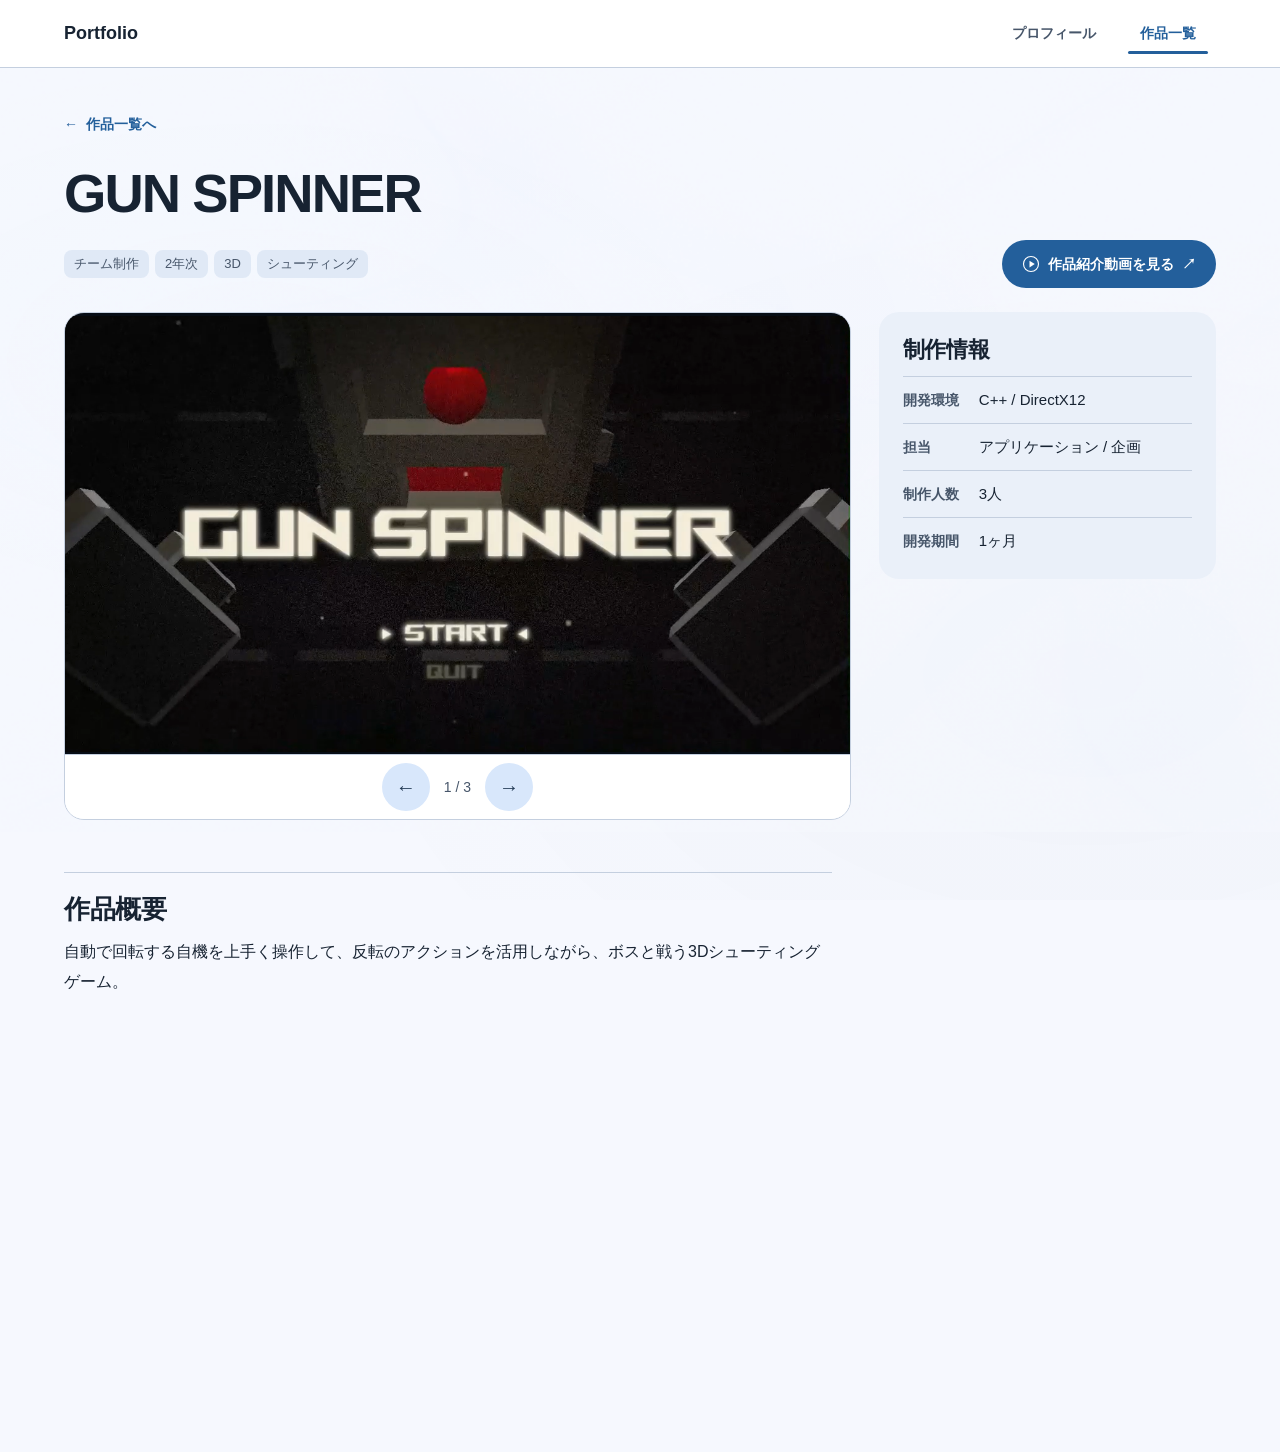
<file: projects/gun-spinner.html>
<!DOCTYPE html>
<html lang="ja"><head><meta charset="UTF-8"><meta name="viewport" content="width=device-width, initial-scale=1"><meta name="description" content="ゲームプログラマー志望・吉戸 大貴のポートフォリオ。個人・チームで制作したゲーム作品を紹介します。"><meta property="og:type" content="website"><meta property="og:locale" content="ja_JP"><meta property="og:site_name" content="吉戸大貴 Portfolio"><meta property="og:title" content="吉戸 大貴 | GUN SPINNER"><meta property="og:description" content="ゲームプログラマー志望・吉戸 大貴のポートフォリオ。個人・チームで制作したゲーム作品を紹介します。"><meta property="og:url" content="https://yoshito-d.github.io/projects/gun-spinner.html"><meta property="og:image" content="https://yoshito-d.github.io/assets/uploads/579df90e-e649-4245-8e2d-086b24d02293.jpg"><meta property="og:image:alt" content="GALAXY RACINGのゲーム画面"><meta name="twitter:card" content="summary_large_image"><meta name="twitter:title" content="吉戸 大貴 | GUN SPINNER"><meta name="twitter:description" content="ゲームプログラマー志望・吉戸 大貴のポートフォリオ。個人・チームで制作したゲーム作品を紹介します。"><meta name="twitter:image" content="https://yoshito-d.github.io/assets/uploads/579df90e-e649-4245-8e2d-086b24d02293.jpg"><meta name="twitter:image:alt" content="GALAXY RACINGのゲーム画面"><title>吉戸 大貴 | GUN SPINNER</title><link rel="stylesheet" href="../styles.css?v=98ef7df061875868"><script src="../gallery.js?v=e8c01e7669ed7980" defer></script><script src="../motion.js?v=cbbfd097a903a32e" defer></script></head><body data-aura="{&quot;color&quot;:&quot;#66c0f4&quot;,&quot;accentColor&quot;:&quot;#2a475e&quot;,&quot;saturation&quot;:122,&quot;brightness&quot;:14,&quot;speed&quot;:40}" style="--aura-color-rgb:102,192,244;--aura-accent-rgb:42,71,94;--aura-primary-opacity:0.030800000000000004;--aura-accent-opacity:0.028000000000000004;--aura-saturation:1.22;--desktop-columns:2"><a class="skip-link" href="#main">本文へ移動</a><header class="site-header"><a class="brand" href="../index.html" aria-label="Portfolio トップへ">Portfolio</a><nav aria-label="メインナビゲーション"><a href="../index.html#about">プロフィール</a><a href="../works.html" aria-current="location">作品一覧</a></nav></header><main id="main" class="detail" tabindex="-1">
<a class="back-link" data-motion href="../works.html"><span class="link-arrow" aria-hidden="true">←</span> 作品一覧へ</a>
<h1>GUN SPINNER</h1>
<div class="detail-topline" data-motion><ul class="project-tags" aria-label="作品のタグ"><li>チーム制作</li><li>2年次</li><li>3D</li><li>シューティング</li></ul><div class="detail-video-section"><a class="detail-video-link" href="https://youtu.be/KnK7j0mC-GA" target="_blank" rel="noopener noreferrer"><svg class="video-play-icon" viewBox="0 0 24 24" aria-hidden="true" focusable="false"><circle cx="12" cy="12" r="10" fill="none" stroke="currentColor" stroke-width="1.5"/><path d="M10 7.5 17 12l-7 4.5Z" fill="currentColor"/></svg>作品紹介動画を見る <span class="link-arrow" aria-hidden="true">↗</span><span class="sr-only">（新しいタブで開きます）</span></a></div></div>
<div class="detail-layout"><section class="detail-media gallery" aria-label="GUN SPINNERの作品画像" aria-roledescription="カルーセル" data-gallery><div class="gallery-viewport"><div class="gallery-track"><figure class="gallery-slide"><img src="../assets/uploads/5c59486c-2595-470d-b726-c442c78362a7.png" alt="GUN SPINNERのゲーム画面 1"></figure><figure class="gallery-slide"><img src="../assets/uploads/c49b75b6-0da5-4ac2-af32-e5d397eda23a.png" alt="GUN SPINNERのゲーム画面 2" loading="lazy"></figure><figure class="gallery-slide"><img src="../assets/uploads/f481b186-4c57-4900-adab-a125e5a2ebd4.png" alt="GUN SPINNERのゲーム画面 3" loading="lazy"></figure></div></div><div class="gallery-controls" hidden><button type="button" class="gallery-arrow" data-gallery-prev aria-label="前の画像">←</button><p class="gallery-count" aria-live="polite" aria-atomic="true">1 / 3</p><button type="button" class="gallery-arrow" data-gallery-next aria-label="次の画像">→</button></div></section><section class="detail-facts" data-motion><h2>制作情報</h2><dl class="profile"><div><dt>開発環境</dt><dd>C++ / DirectX12</dd></div><div><dt>担当</dt><dd>アプリケーション / 企画</dd></div><div><dt>制作人数</dt><dd>3人</dd></div><div><dt>開発期間</dt><dd>1ヶ月</dd></div></dl></section></div>
<section class="detail-section"><h2>作品概要</h2><p>自動で回転する自機を上手く操作して、反転のアクションを活用しながら、ボスと戦う3Dシューティングゲーム。</p></section>
<section class="detail-section"><h2>実績</h2><ul class="achievement-list"><li>校内投票 3位 / 81作品</li></ul></section>
<section class="detail-section"><h2>こだわり・工夫・エピソード</h2><p>さまざまなボスの行動ロジックを階層化して、制御しやすくするために、BehaviorTreeを使ったボスAIに初めて挑戦しました。</p></section>
</main><footer><a href="#">ページの先頭へ <span class="link-arrow" aria-hidden="true">↑</span></a><p class="page-updated">更新日：<time datetime="2026-11-27">2026/11/27</time></p></footer></body></html>
</file>
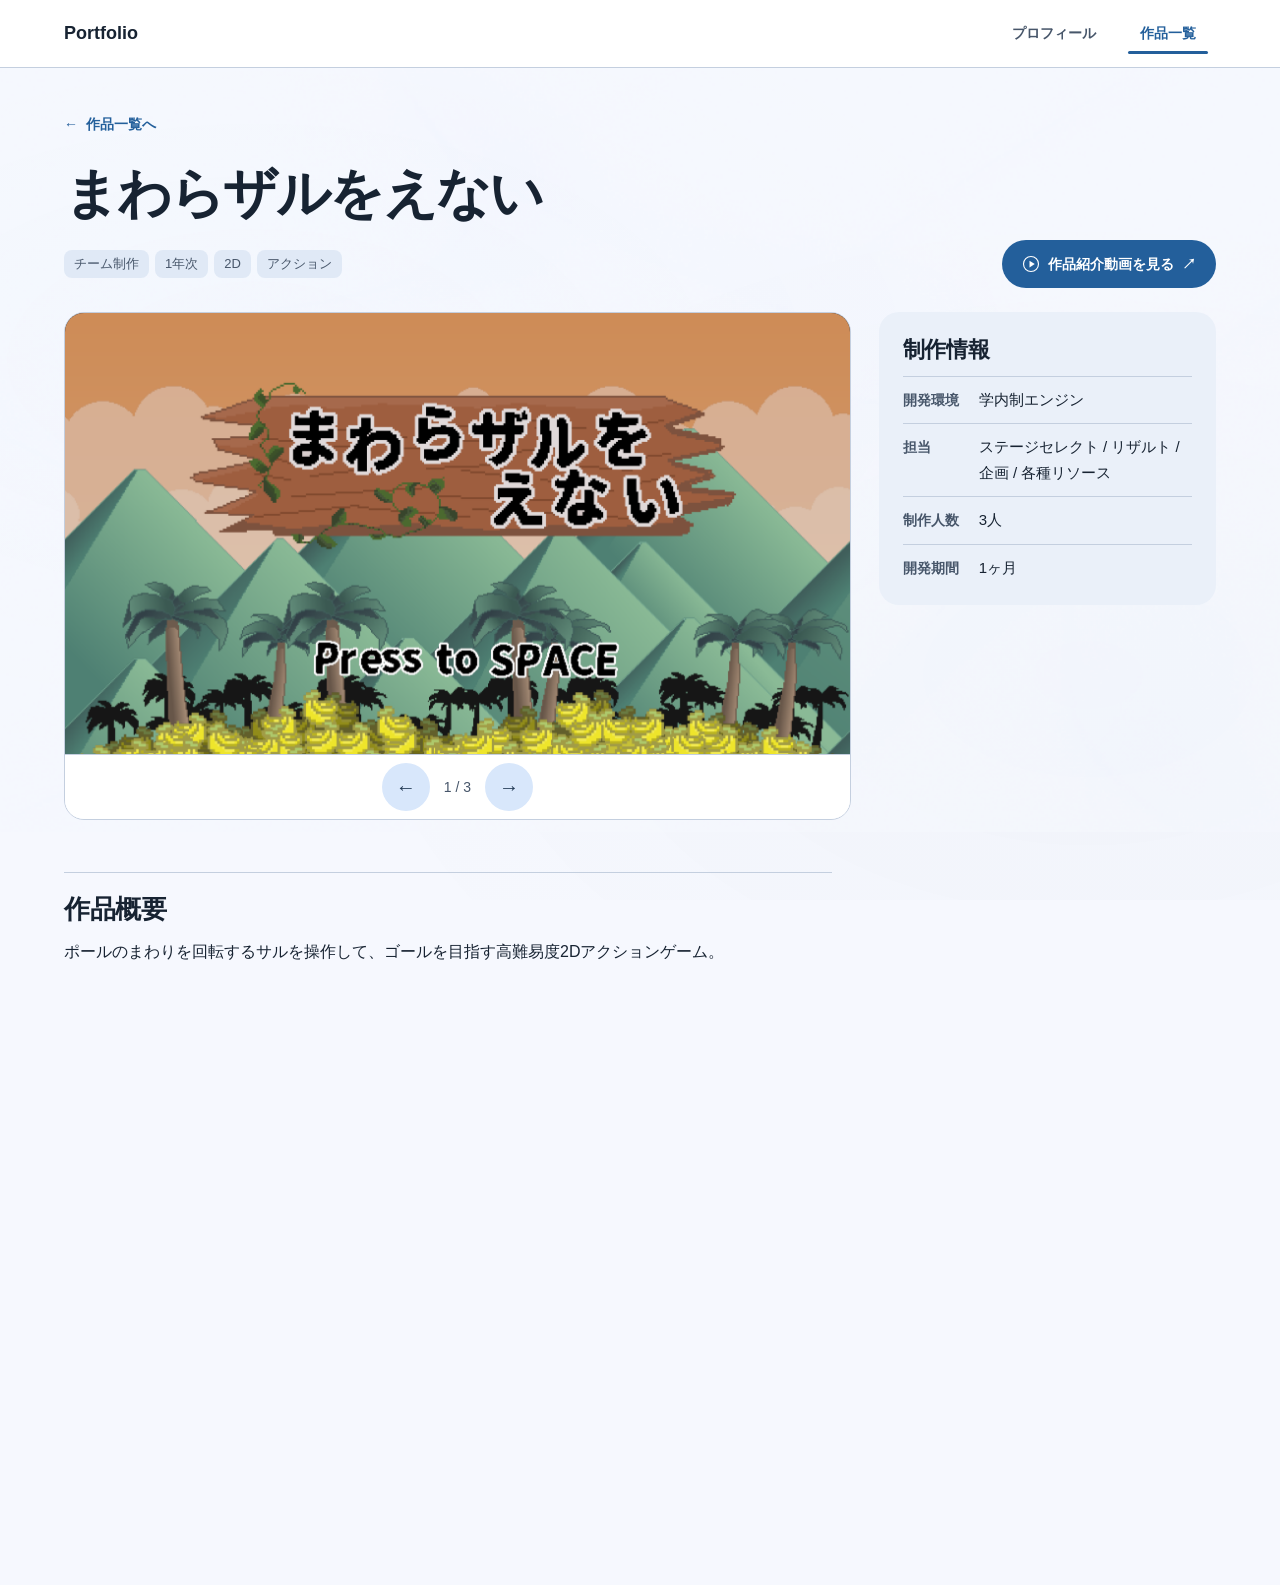
<file: projects/mawarazaru.html>
<!DOCTYPE html>
<html lang="ja"><head><meta charset="UTF-8"><meta name="viewport" content="width=device-width, initial-scale=1"><meta name="description" content="ゲームプログラマー志望・吉戸 大貴のポートフォリオ。個人・チームで制作したゲーム作品を紹介します。"><meta property="og:type" content="website"><meta property="og:locale" content="ja_JP"><meta property="og:site_name" content="吉戸大貴 Portfolio"><meta property="og:title" content="吉戸 大貴 | まわらザルをえない"><meta property="og:description" content="ゲームプログラマー志望・吉戸 大貴のポートフォリオ。個人・チームで制作したゲーム作品を紹介します。"><meta property="og:url" content="https://yoshito-d.github.io/projects/mawarazaru.html"><meta property="og:image" content="https://yoshito-d.github.io/assets/uploads/579df90e-e649-4245-8e2d-086b24d02293.jpg"><meta property="og:image:alt" content="GALAXY RACINGのゲーム画面"><meta name="twitter:card" content="summary_large_image"><meta name="twitter:title" content="吉戸 大貴 | まわらザルをえない"><meta name="twitter:description" content="ゲームプログラマー志望・吉戸 大貴のポートフォリオ。個人・チームで制作したゲーム作品を紹介します。"><meta name="twitter:image" content="https://yoshito-d.github.io/assets/uploads/579df90e-e649-4245-8e2d-086b24d02293.jpg"><meta name="twitter:image:alt" content="GALAXY RACINGのゲーム画面"><title>吉戸 大貴 | まわらザルをえない</title><link rel="stylesheet" href="../styles.css?v=98ef7df061875868"><script src="../gallery.js?v=e8c01e7669ed7980" defer></script><script src="../motion.js?v=cbbfd097a903a32e" defer></script></head><body data-aura="{&quot;color&quot;:&quot;#66c0f4&quot;,&quot;accentColor&quot;:&quot;#2a475e&quot;,&quot;saturation&quot;:122,&quot;brightness&quot;:14,&quot;speed&quot;:40}" style="--aura-color-rgb:102,192,244;--aura-accent-rgb:42,71,94;--aura-primary-opacity:0.030800000000000004;--aura-accent-opacity:0.028000000000000004;--aura-saturation:1.22;--desktop-columns:2"><a class="skip-link" href="#main">本文へ移動</a><header class="site-header"><a class="brand" href="../index.html" aria-label="Portfolio トップへ">Portfolio</a><nav aria-label="メインナビゲーション"><a href="../index.html#about">プロフィール</a><a href="../works.html" aria-current="location">作品一覧</a></nav></header><main id="main" class="detail" tabindex="-1">
<a class="back-link" data-motion href="../works.html"><span class="link-arrow" aria-hidden="true">←</span> 作品一覧へ</a>
<h1>まわらザルをえない</h1>
<div class="detail-topline" data-motion><ul class="project-tags" aria-label="作品のタグ"><li>チーム制作</li><li>1年次</li><li>2D</li><li>アクション</li></ul><div class="detail-video-section"><a class="detail-video-link" href="https://youtu.be/trYte042MWw" target="_blank" rel="noopener noreferrer"><svg class="video-play-icon" viewBox="0 0 24 24" aria-hidden="true" focusable="false"><circle cx="12" cy="12" r="10" fill="none" stroke="currentColor" stroke-width="1.5"/><path d="M10 7.5 17 12l-7 4.5Z" fill="currentColor"/></svg>作品紹介動画を見る <span class="link-arrow" aria-hidden="true">↗</span><span class="sr-only">（新しいタブで開きます）</span></a></div></div>
<div class="detail-layout"><section class="detail-media gallery" aria-label="まわらザルをえないの作品画像" aria-roledescription="カルーセル" data-gallery><div class="gallery-viewport"><div class="gallery-track"><figure class="gallery-slide"><img src="../assets/uploads/148ddc34-c985-4d0a-bc0f-67020d1d6fc2.png" alt="まわらザルをえないのゲーム画面 1"></figure><figure class="gallery-slide"><img src="../assets/uploads/e9efc768-f058-417a-a73d-ccce555ef3c6.png" alt="まわらザルをえないのゲーム画面 2" loading="lazy"></figure><figure class="gallery-slide"><img src="../assets/uploads/704676d2-91cb-4d05-9d71-45dd9eb6e89b.png" alt="まわらザルをえないのゲーム画面 3" loading="lazy"></figure></div></div><div class="gallery-controls" hidden><button type="button" class="gallery-arrow" data-gallery-prev aria-label="前の画像">←</button><p class="gallery-count" aria-live="polite" aria-atomic="true">1 / 3</p><button type="button" class="gallery-arrow" data-gallery-next aria-label="次の画像">→</button></div></section><section class="detail-facts" data-motion><h2>制作情報</h2><dl class="profile"><div><dt>開発環境</dt><dd>学内制エンジン</dd></div><div><dt>担当</dt><dd>ステージセレクト / リザルト / 企画 / 各種リソース</dd></div><div><dt>制作人数</dt><dd>3人</dd></div><div><dt>開発期間</dt><dd>1ヶ月</dd></div></dl></section></div>
<section class="detail-section"><h2>作品概要</h2><p>ポールのまわりを回転するサルを操作して、ゴールを目指す高難易度2Dアクションゲーム。</p></section>
<section class="detail-section"><h2>実績</h2><ul class="achievement-list"><li>第13回全国専門学校ゲームコンペティション プレイアブル部門 審査員特別賞</li><li>蒲田アワードノミネート  2Dアート部門 / 新人ゲーム部門</li><li>校内投票 3位 / 75作品</li></ul></section>
<section class="detail-section"><h2>こだわり・工夫・エピソード</h2><p>初めてのきちんとしたチーム制作で、慣れないところはありながらも、3人で制作しました。<br>企画は、3人それぞれ考えて持ち寄る形式で、私の案が選ばれました。<br>担当したステージセレクトやリザルトの制作時は、常に画面のどこかを動かすことを意識しました。<br>サルがフックの見た目にしたのは、引っかかるのが分かりやすく、サル自体が掴んでいるような横向きの絵だと前後があるように見えてしまうと考えたからです。</p></section>
</main><footer><a href="#">ページの先頭へ <span class="link-arrow" aria-hidden="true">↑</span></a><p class="page-updated">更新日：<time datetime="2026-11-27">2026/11/27</time></p></footer></body></html>
</file>
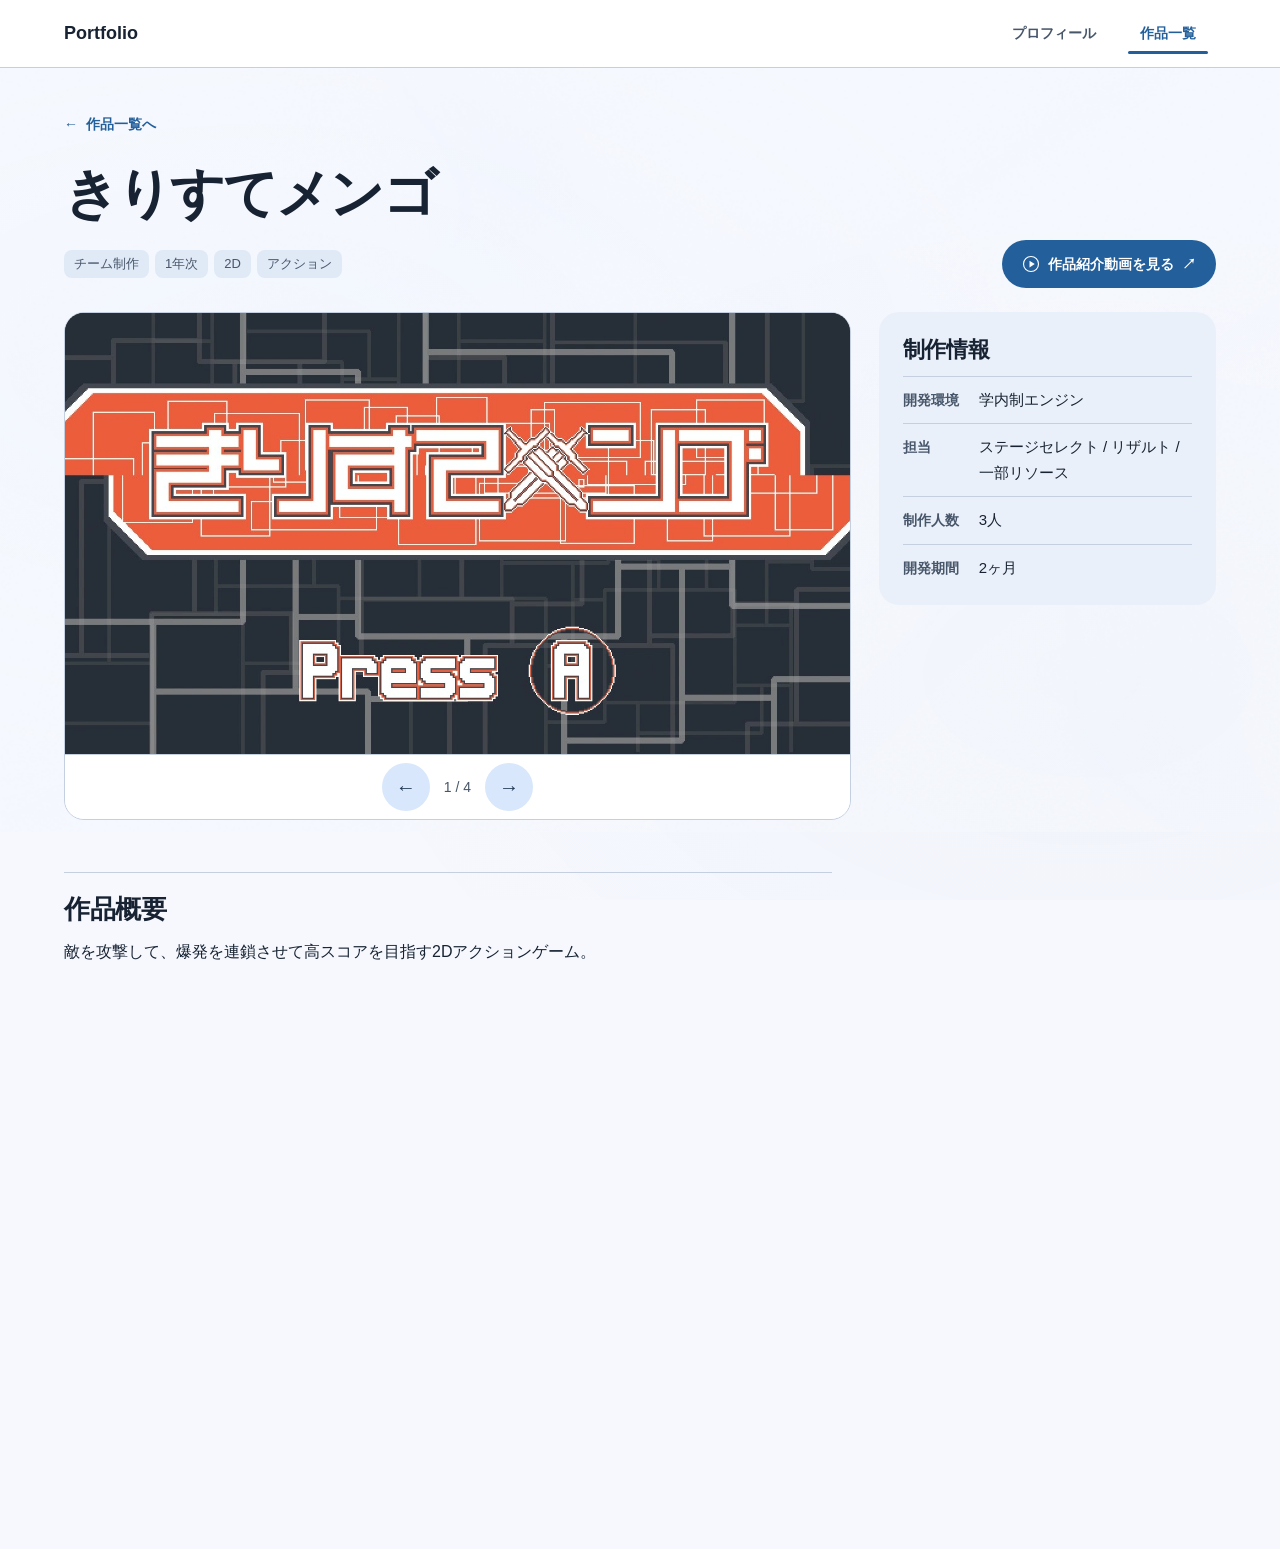
<file: projects/mengo.html>
<!DOCTYPE html>
<html lang="ja"><head><meta charset="UTF-8"><meta name="viewport" content="width=device-width, initial-scale=1"><meta name="description" content="ゲームプログラマー志望・吉戸 大貴のポートフォリオ。個人・チームで制作したゲーム作品を紹介します。"><meta property="og:type" content="website"><meta property="og:locale" content="ja_JP"><meta property="og:site_name" content="吉戸大貴 Portfolio"><meta property="og:title" content="吉戸 大貴 | きりすてメンゴ"><meta property="og:description" content="ゲームプログラマー志望・吉戸 大貴のポートフォリオ。個人・チームで制作したゲーム作品を紹介します。"><meta property="og:url" content="https://yoshito-d.github.io/projects/mengo.html"><meta property="og:image" content="https://yoshito-d.github.io/assets/uploads/579df90e-e649-4245-8e2d-086b24d02293.jpg"><meta property="og:image:alt" content="GALAXY RACINGのゲーム画面"><meta name="twitter:card" content="summary_large_image"><meta name="twitter:title" content="吉戸 大貴 | きりすてメンゴ"><meta name="twitter:description" content="ゲームプログラマー志望・吉戸 大貴のポートフォリオ。個人・チームで制作したゲーム作品を紹介します。"><meta name="twitter:image" content="https://yoshito-d.github.io/assets/uploads/579df90e-e649-4245-8e2d-086b24d02293.jpg"><meta name="twitter:image:alt" content="GALAXY RACINGのゲーム画面"><title>吉戸 大貴 | きりすてメンゴ</title><link rel="stylesheet" href="../styles.css?v=98ef7df061875868"><script src="../gallery.js?v=e8c01e7669ed7980" defer></script><script src="../motion.js?v=cbbfd097a903a32e" defer></script></head><body data-aura="{&quot;color&quot;:&quot;#66c0f4&quot;,&quot;accentColor&quot;:&quot;#2a475e&quot;,&quot;saturation&quot;:122,&quot;brightness&quot;:14,&quot;speed&quot;:40}" style="--aura-color-rgb:102,192,244;--aura-accent-rgb:42,71,94;--aura-primary-opacity:0.030800000000000004;--aura-accent-opacity:0.028000000000000004;--aura-saturation:1.22;--desktop-columns:2"><a class="skip-link" href="#main">本文へ移動</a><header class="site-header"><a class="brand" href="../index.html" aria-label="Portfolio トップへ">Portfolio</a><nav aria-label="メインナビゲーション"><a href="../index.html#about">プロフィール</a><a href="../works.html" aria-current="location">作品一覧</a></nav></header><main id="main" class="detail" tabindex="-1">
<a class="back-link" data-motion href="../works.html"><span class="link-arrow" aria-hidden="true">←</span> 作品一覧へ</a>
<h1>きりすてメンゴ</h1>
<div class="detail-topline" data-motion><ul class="project-tags" aria-label="作品のタグ"><li>チーム制作</li><li>1年次</li><li>2D</li><li>アクション</li></ul><div class="detail-video-section"><a class="detail-video-link" href="https://youtu.be/Tlgr2ZYZp9o" target="_blank" rel="noopener noreferrer"><svg class="video-play-icon" viewBox="0 0 24 24" aria-hidden="true" focusable="false"><circle cx="12" cy="12" r="10" fill="none" stroke="currentColor" stroke-width="1.5"/><path d="M10 7.5 17 12l-7 4.5Z" fill="currentColor"/></svg>作品紹介動画を見る <span class="link-arrow" aria-hidden="true">↗</span><span class="sr-only">（新しいタブで開きます）</span></a></div></div>
<div class="detail-layout"><section class="detail-media gallery" aria-label="きりすてメンゴの作品画像" aria-roledescription="カルーセル" data-gallery><div class="gallery-viewport"><div class="gallery-track"><figure class="gallery-slide"><img src="../assets/uploads/1b390218-601e-40fc-a537-7e015de10076.jpg" alt="きりすてメンゴのゲーム画面 1"></figure><figure class="gallery-slide"><img src="../assets/uploads/97d9ae71-f7f9-442a-82a0-10a9867d4d0f.jpg" alt="きりすてメンゴのゲーム画面 2" loading="lazy"></figure><figure class="gallery-slide"><img src="../assets/uploads/c5a82b9d-09c1-4245-b2b0-71e4aa412f7e.jpg" alt="きりすてメンゴのゲーム画面 3" loading="lazy"></figure><figure class="gallery-slide"><img src="../assets/uploads/b77ad6ad-bf9b-41ec-8748-5c946741d9ad.jpg" alt="きりすてメンゴのゲーム画面 4" loading="lazy"></figure></div></div><div class="gallery-controls" hidden><button type="button" class="gallery-arrow" data-gallery-prev aria-label="前の画像">←</button><p class="gallery-count" aria-live="polite" aria-atomic="true">1 / 4</p><button type="button" class="gallery-arrow" data-gallery-next aria-label="次の画像">→</button></div></section><section class="detail-facts" data-motion><h2>制作情報</h2><dl class="profile"><div><dt>開発環境</dt><dd>学内制エンジン</dd></div><div><dt>担当</dt><dd>ステージセレクト / リザルト / 一部リソース</dd></div><div><dt>制作人数</dt><dd>3人</dd></div><div><dt>開発期間</dt><dd>2ヶ月</dd></div></dl></section></div>
<section class="detail-section"><h2>作品概要</h2><p>敵を攻撃して、爆発を連鎖させて高スコアを目指す2Dアクションゲーム。</p></section>
<section class="detail-section"><h2>実績</h2><ul class="achievement-list"><li>蒲田アワードノミネート ACT・STG部門</li><li>校内投票 9位 / 67作品</li></ul></section>
<section class="detail-section"><h2>こだわり・工夫・エピソード</h2><p>企画を3人で考えていましたが、企画がなかなか通らず、とても苦戦しました。3人で方向性を決め、とりあえず作り始めることになりました。手探りでどういうゲームにするかなどを考えなら一つずつ仕様が決まっていきました。<br>まわらザルをえないのチーム制作時の反省を活かし、担当したリザルトではプレイヤーをほめるようなクラッカーの演出をいれたり、操作時のリアクションを増やし、ゲーム全体の完成度が高まるようにしました。</p></section>
</main><footer><a href="#">ページの先頭へ <span class="link-arrow" aria-hidden="true">↑</span></a><p class="page-updated">更新日：<time datetime="2026-11-27">2026/11/27</time></p></footer></body></html>
</file>
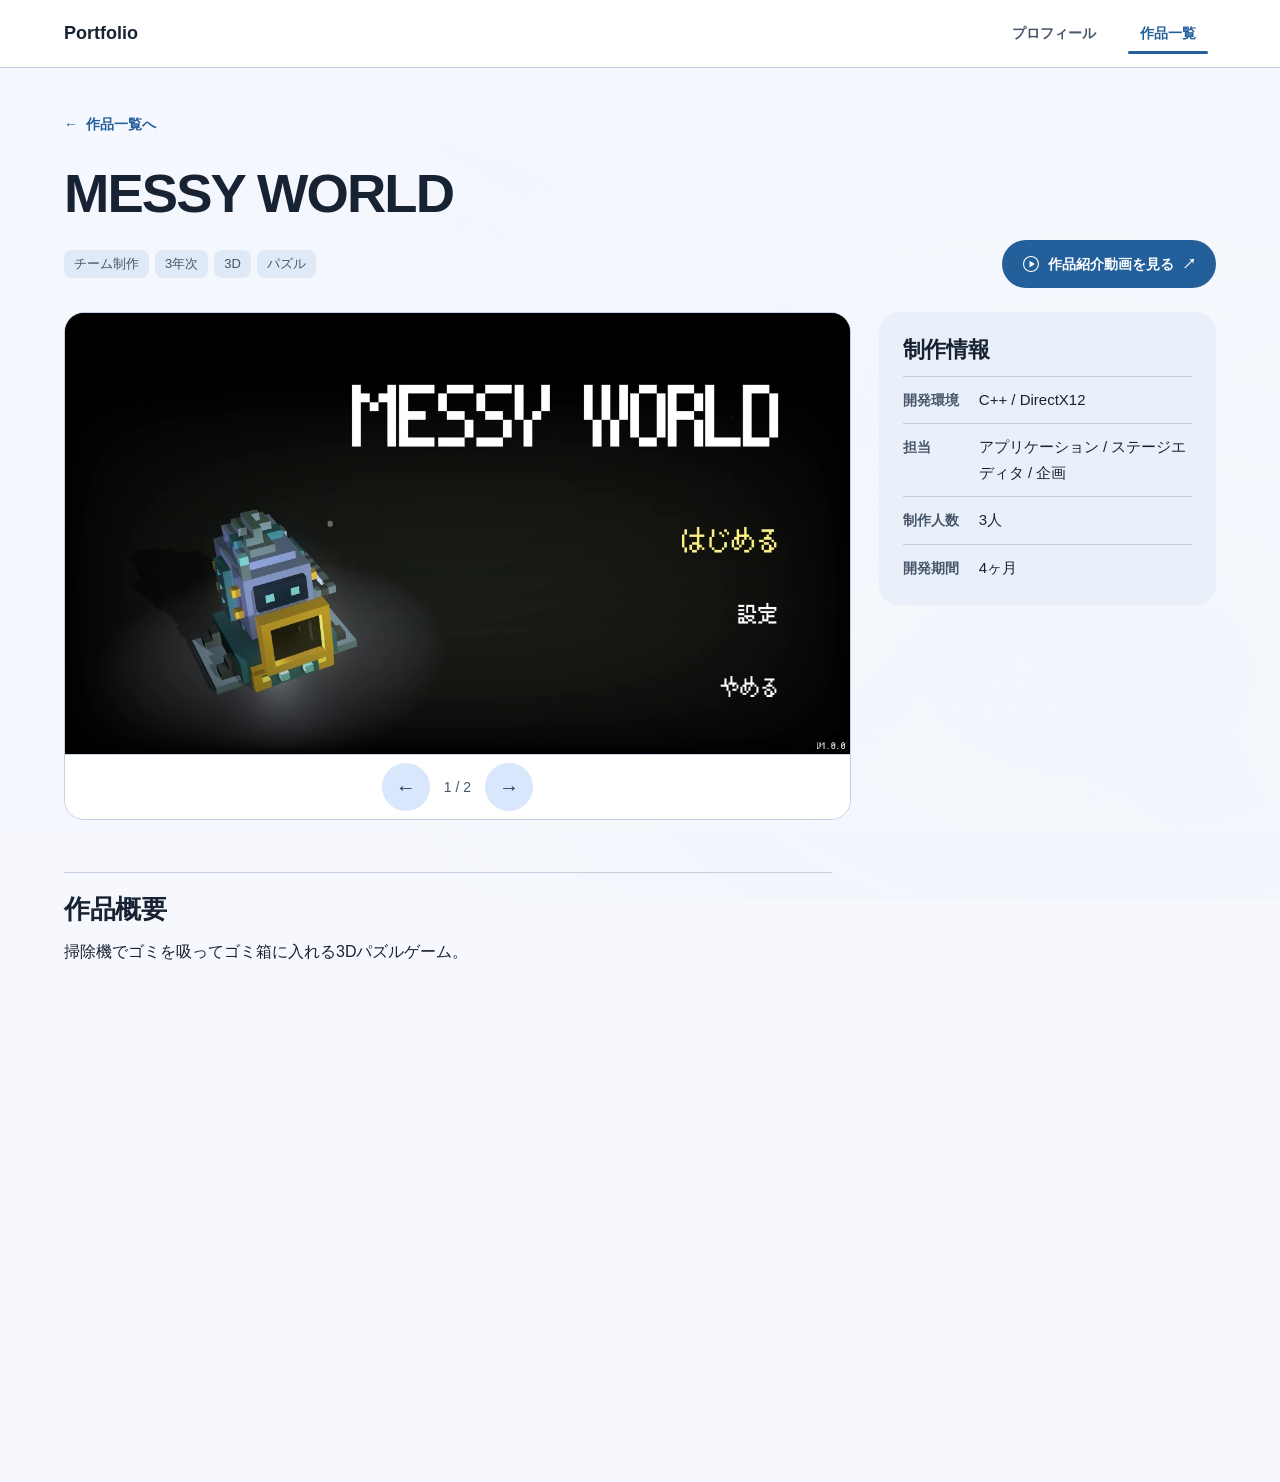
<file: projects/messy-world.html>
<!DOCTYPE html>
<html lang="ja"><head><meta charset="UTF-8"><meta name="viewport" content="width=device-width, initial-scale=1"><meta name="description" content="ゲームプログラマー志望・吉戸 大貴のポートフォリオ。個人・チームで制作したゲーム作品を紹介します。"><meta property="og:type" content="website"><meta property="og:locale" content="ja_JP"><meta property="og:site_name" content="吉戸大貴 Portfolio"><meta property="og:title" content="吉戸 大貴 | MESSY WORLD"><meta property="og:description" content="ゲームプログラマー志望・吉戸 大貴のポートフォリオ。個人・チームで制作したゲーム作品を紹介します。"><meta property="og:url" content="https://yoshito-d.github.io/projects/messy-world.html"><meta property="og:image" content="https://yoshito-d.github.io/assets/uploads/579df90e-e649-4245-8e2d-086b24d02293.jpg"><meta property="og:image:alt" content="GALAXY RACINGのゲーム画面"><meta name="twitter:card" content="summary_large_image"><meta name="twitter:title" content="吉戸 大貴 | MESSY WORLD"><meta name="twitter:description" content="ゲームプログラマー志望・吉戸 大貴のポートフォリオ。個人・チームで制作したゲーム作品を紹介します。"><meta name="twitter:image" content="https://yoshito-d.github.io/assets/uploads/579df90e-e649-4245-8e2d-086b24d02293.jpg"><meta name="twitter:image:alt" content="GALAXY RACINGのゲーム画面"><title>吉戸 大貴 | MESSY WORLD</title><link rel="stylesheet" href="../styles.css?v=98ef7df061875868"><script src="../gallery.js?v=e8c01e7669ed7980" defer></script><script src="../motion.js?v=cbbfd097a903a32e" defer></script></head><body data-aura="{&quot;color&quot;:&quot;#66c0f4&quot;,&quot;accentColor&quot;:&quot;#2a475e&quot;,&quot;saturation&quot;:122,&quot;brightness&quot;:14,&quot;speed&quot;:40}" style="--aura-color-rgb:102,192,244;--aura-accent-rgb:42,71,94;--aura-primary-opacity:0.030800000000000004;--aura-accent-opacity:0.028000000000000004;--aura-saturation:1.22;--desktop-columns:2"><a class="skip-link" href="#main">本文へ移動</a><header class="site-header"><a class="brand" href="../index.html" aria-label="Portfolio トップへ">Portfolio</a><nav aria-label="メインナビゲーション"><a href="../index.html#about">プロフィール</a><a href="../works.html" aria-current="location">作品一覧</a></nav></header><main id="main" class="detail" tabindex="-1">
<a class="back-link" data-motion href="../works.html"><span class="link-arrow" aria-hidden="true">←</span> 作品一覧へ</a>
<h1>MESSY WORLD</h1>
<div class="detail-topline" data-motion><ul class="project-tags" aria-label="作品のタグ"><li>チーム制作</li><li>3年次</li><li>3D</li><li>パズル</li></ul><div class="detail-video-section"><a class="detail-video-link" href="https://youtu.be/CHORKg71XII" target="_blank" rel="noopener noreferrer"><svg class="video-play-icon" viewBox="0 0 24 24" aria-hidden="true" focusable="false"><circle cx="12" cy="12" r="10" fill="none" stroke="currentColor" stroke-width="1.5"/><path d="M10 7.5 17 12l-7 4.5Z" fill="currentColor"/></svg>作品紹介動画を見る <span class="link-arrow" aria-hidden="true">↗</span><span class="sr-only">（新しいタブで開きます）</span></a></div></div>
<div class="detail-layout"><section class="detail-media gallery" aria-label="MESSY WORLDの作品画像" aria-roledescription="カルーセル" data-gallery><div class="gallery-viewport"><div class="gallery-track"><figure class="gallery-slide"><img src="../assets/uploads/43e169b0-bbd3-40fa-b473-8aa92c8c8727.jpg" alt="MESSY WORLDのゲーム画面 1"></figure><figure class="gallery-slide"><img src="../assets/uploads/4b6b5c0e-d150-4c8c-9145-416353fb4154.jpg" alt="MESSY WORLDのゲーム画面 2" loading="lazy"></figure></div></div><div class="gallery-controls" hidden><button type="button" class="gallery-arrow" data-gallery-prev aria-label="前の画像">←</button><p class="gallery-count" aria-live="polite" aria-atomic="true">1 / 2</p><button type="button" class="gallery-arrow" data-gallery-next aria-label="次の画像">→</button></div></section><section class="detail-facts" data-motion><h2>制作情報</h2><dl class="profile"><div><dt>開発環境</dt><dd>C++ / DirectX12</dd></div><div><dt>担当</dt><dd>アプリケーション / ステージエディタ / 企画</dd></div><div><dt>制作人数</dt><dd>3人</dd></div><div><dt>開発期間</dt><dd>4ヶ月</dd></div></dl></section></div>
<section class="detail-section"><h2>作品概要</h2><p>掃除機でゴミを吸ってゴミ箱に入れる3Dパズルゲーム。</p></section>
<section class="detail-section"><h2>実績</h2><ul class="achievement-list"><li>校内投票 2位 / 29作品</li></ul></section>
<section class="detail-section"><h2>こだわり・工夫・エピソード</h2><p>Bonfire Peaks というゲームをリファレンスにパーティクルなどをキューブで表現し、統一感を高めました。<br>また、チームメンバーのプランナーがレベルデザインしやすくなるように、ブロックの配置や選択等、ステージの編集ができるエディタを作成しました。</p></section>
</main><footer><a href="#">ページの先頭へ <span class="link-arrow" aria-hidden="true">↑</span></a><p class="page-updated">更新日：<time datetime="2026-11-27">2026/11/27</time></p></footer></body></html>
</file>
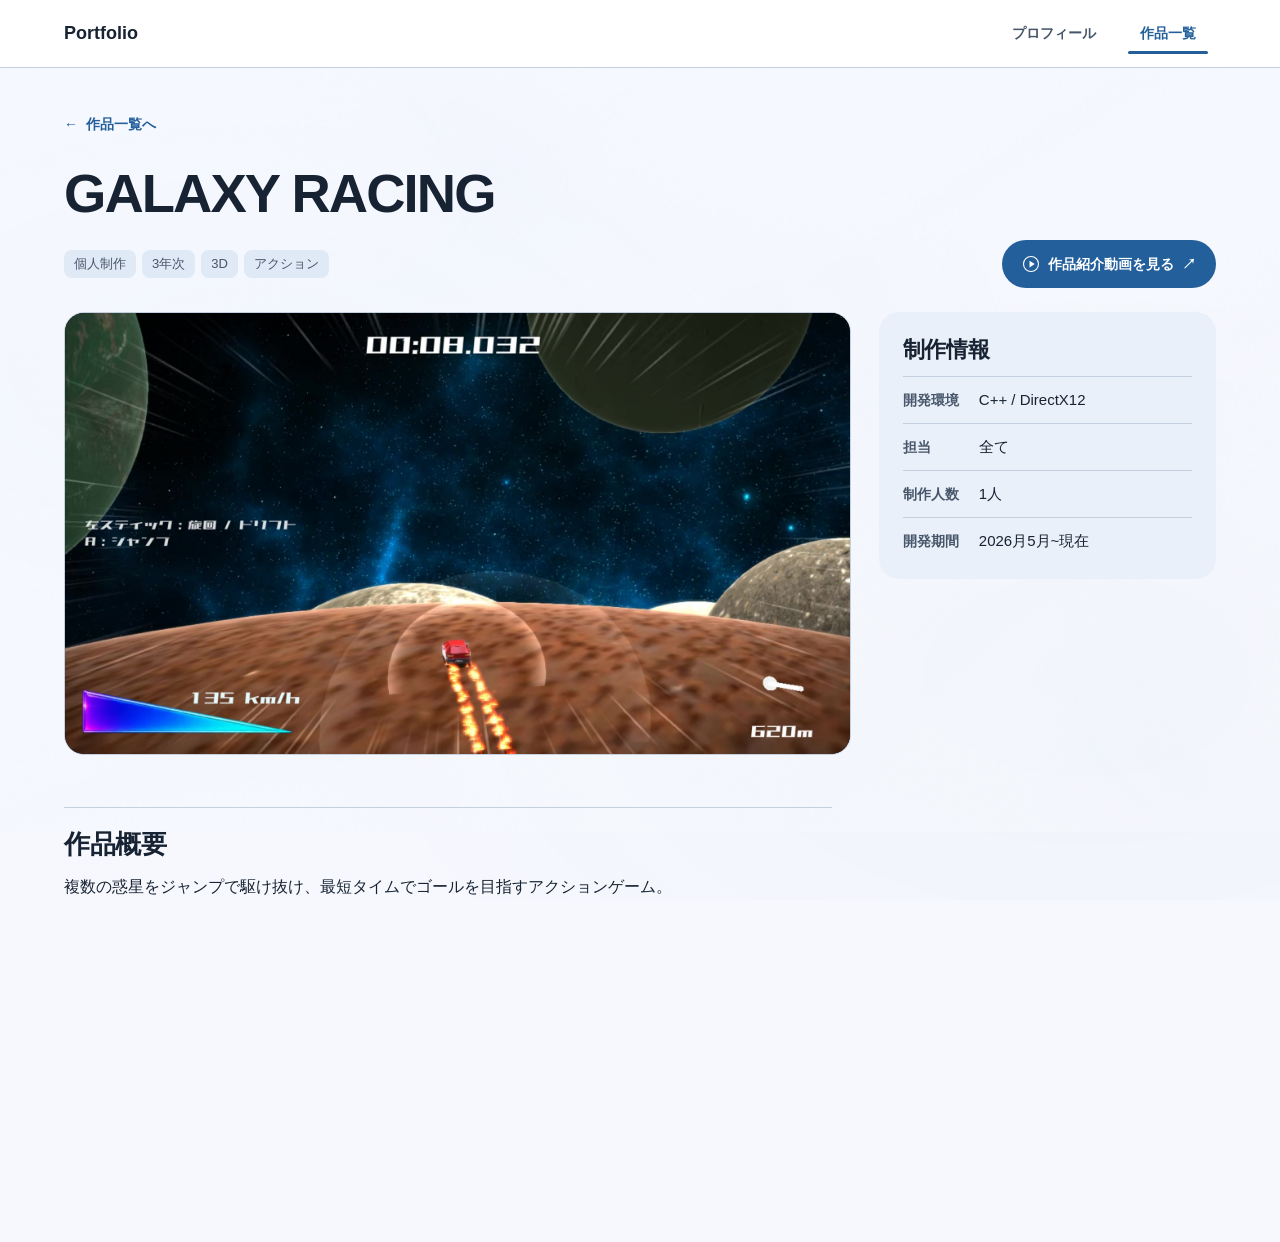
<file: projects/planet-action.html>
<!DOCTYPE html>
<html lang="ja"><head><meta charset="UTF-8"><meta name="viewport" content="width=device-width, initial-scale=1"><meta name="description" content="ゲームプログラマー志望・吉戸 大貴のポートフォリオ。個人・チームで制作したゲーム作品を紹介します。"><meta property="og:type" content="website"><meta property="og:locale" content="ja_JP"><meta property="og:site_name" content="吉戸大貴 Portfolio"><meta property="og:title" content="吉戸 大貴 | GALAXY RACING"><meta property="og:description" content="ゲームプログラマー志望・吉戸 大貴のポートフォリオ。個人・チームで制作したゲーム作品を紹介します。"><meta property="og:url" content="https://yoshito-d.github.io/projects/planet-action.html"><meta property="og:image" content="https://yoshito-d.github.io/assets/uploads/579df90e-e649-4245-8e2d-086b24d02293.jpg"><meta property="og:image:alt" content="GALAXY RACINGのゲーム画面"><meta name="twitter:card" content="summary_large_image"><meta name="twitter:title" content="吉戸 大貴 | GALAXY RACING"><meta name="twitter:description" content="ゲームプログラマー志望・吉戸 大貴のポートフォリオ。個人・チームで制作したゲーム作品を紹介します。"><meta name="twitter:image" content="https://yoshito-d.github.io/assets/uploads/579df90e-e649-4245-8e2d-086b24d02293.jpg"><meta name="twitter:image:alt" content="GALAXY RACINGのゲーム画面"><title>吉戸 大貴 | GALAXY RACING</title><link rel="stylesheet" href="../styles.css?v=98ef7df061875868"><script src="../gallery.js?v=e8c01e7669ed7980" defer></script><script src="../motion.js?v=cbbfd097a903a32e" defer></script></head><body data-aura="{&quot;color&quot;:&quot;#66c0f4&quot;,&quot;accentColor&quot;:&quot;#2a475e&quot;,&quot;saturation&quot;:122,&quot;brightness&quot;:14,&quot;speed&quot;:40}" style="--aura-color-rgb:102,192,244;--aura-accent-rgb:42,71,94;--aura-primary-opacity:0.030800000000000004;--aura-accent-opacity:0.028000000000000004;--aura-saturation:1.22;--desktop-columns:2"><a class="skip-link" href="#main">本文へ移動</a><header class="site-header"><a class="brand" href="../index.html" aria-label="Portfolio トップへ">Portfolio</a><nav aria-label="メインナビゲーション"><a href="../index.html#about">プロフィール</a><a href="../works.html" aria-current="location">作品一覧</a></nav></header><main id="main" class="detail" tabindex="-1">
<a class="back-link" data-motion href="../works.html"><span class="link-arrow" aria-hidden="true">←</span> 作品一覧へ</a>
<h1>GALAXY RACING</h1>
<div class="detail-topline" data-motion><ul class="project-tags" aria-label="作品のタグ"><li>個人制作</li><li>3年次</li><li>3D</li><li>アクション</li></ul><div class="detail-video-section"><a class="detail-video-link" href="https://youtu.be/pO9F1BN1nio" target="_blank" rel="noopener noreferrer"><svg class="video-play-icon" viewBox="0 0 24 24" aria-hidden="true" focusable="false"><circle cx="12" cy="12" r="10" fill="none" stroke="currentColor" stroke-width="1.5"/><path d="M10 7.5 17 12l-7 4.5Z" fill="currentColor"/></svg>作品紹介動画を見る <span class="link-arrow" aria-hidden="true">↗</span><span class="sr-only">（新しいタブで開きます）</span></a></div></div>
<div class="detail-layout"><section class="detail-media gallery" aria-label="GALAXY RACINGの作品画像" aria-roledescription="カルーセル" data-gallery><div class="gallery-viewport"><div class="gallery-track"><figure class="gallery-slide"><img src="../assets/uploads/579df90e-e649-4245-8e2d-086b24d02293.jpg" alt="GALAXY RACINGのゲーム画面 1"></figure></div></div></section><section class="detail-facts" data-motion><h2>制作情報</h2><dl class="profile"><div><dt>開発環境</dt><dd>C++ / DirectX12</dd></div><div><dt>担当</dt><dd>全て</dd></div><div><dt>制作人数</dt><dd>1人</dd></div><div><dt>開発期間</dt><dd>2026月5月~現在</dd></div></dl></section></div>
<section class="detail-section"><h2>作品概要</h2><p>複数の惑星をジャンプで駆け抜け、最短タイムでゴールを目指すアクションゲーム。</p></section>

<section class="detail-section"><h2>こだわり・工夫・エピソード</h2><p>重力方向などが変わってもプレイヤーを見失わせず、カメラの操作をあまりしなくても、操作に集中できる画面を目指しました。<br>ソニックブームや集中線、カメラの引きなどで疾走感を演出しました。</p></section>
</main><footer><a href="#">ページの先頭へ <span class="link-arrow" aria-hidden="true">↑</span></a><p class="page-updated">更新日：<time datetime="2026-11-27">2026/11/27</time></p></footer></body></html>
</file>
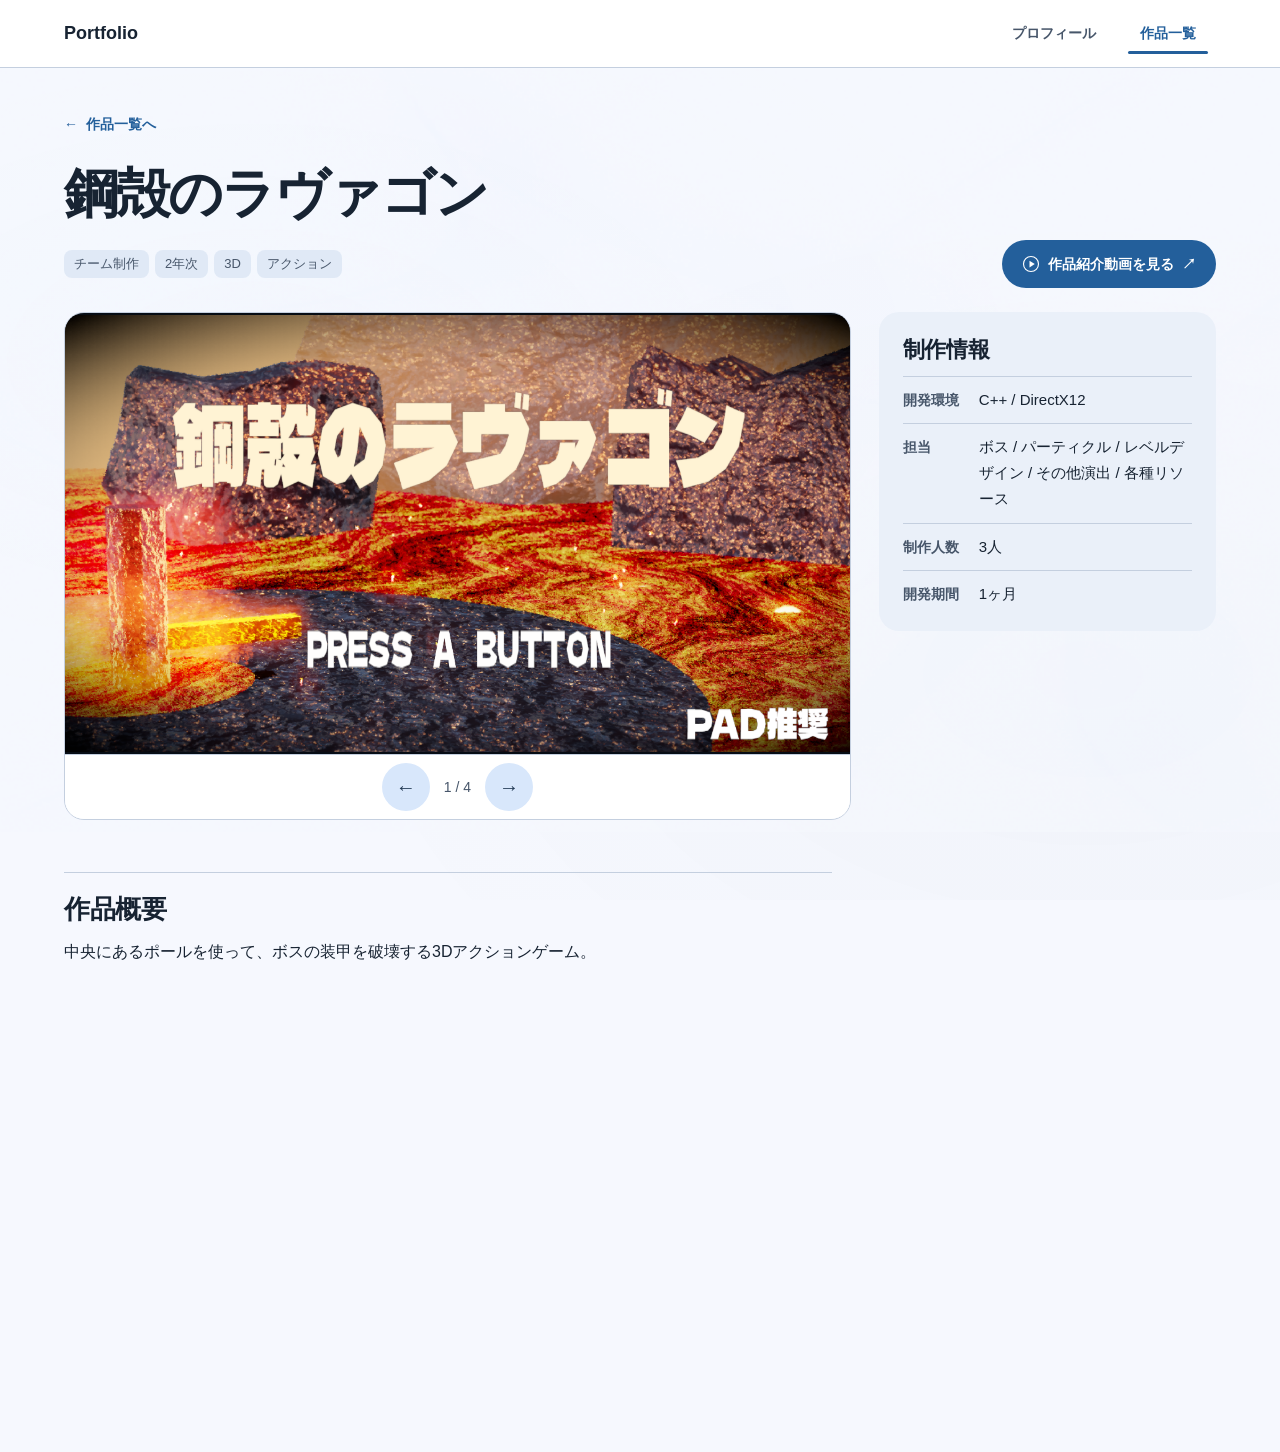
<file: projects/ravagon.html>
<!DOCTYPE html>
<html lang="ja"><head><meta charset="UTF-8"><meta name="viewport" content="width=device-width, initial-scale=1"><meta name="description" content="ゲームプログラマー志望・吉戸 大貴のポートフォリオ。個人・チームで制作したゲーム作品を紹介します。"><meta property="og:type" content="website"><meta property="og:locale" content="ja_JP"><meta property="og:site_name" content="吉戸大貴 Portfolio"><meta property="og:title" content="吉戸 大貴 | 鋼殻のラヴァゴン"><meta property="og:description" content="ゲームプログラマー志望・吉戸 大貴のポートフォリオ。個人・チームで制作したゲーム作品を紹介します。"><meta property="og:url" content="https://yoshito-d.github.io/projects/ravagon.html"><meta property="og:image" content="https://yoshito-d.github.io/assets/uploads/579df90e-e649-4245-8e2d-086b24d02293.jpg"><meta property="og:image:alt" content="GALAXY RACINGのゲーム画面"><meta name="twitter:card" content="summary_large_image"><meta name="twitter:title" content="吉戸 大貴 | 鋼殻のラヴァゴン"><meta name="twitter:description" content="ゲームプログラマー志望・吉戸 大貴のポートフォリオ。個人・チームで制作したゲーム作品を紹介します。"><meta name="twitter:image" content="https://yoshito-d.github.io/assets/uploads/579df90e-e649-4245-8e2d-086b24d02293.jpg"><meta name="twitter:image:alt" content="GALAXY RACINGのゲーム画面"><title>吉戸 大貴 | 鋼殻のラヴァゴン</title><link rel="stylesheet" href="../styles.css?v=98ef7df061875868"><script src="../gallery.js?v=e8c01e7669ed7980" defer></script><script src="../motion.js?v=cbbfd097a903a32e" defer></script></head><body data-aura="{&quot;color&quot;:&quot;#66c0f4&quot;,&quot;accentColor&quot;:&quot;#2a475e&quot;,&quot;saturation&quot;:122,&quot;brightness&quot;:14,&quot;speed&quot;:40}" style="--aura-color-rgb:102,192,244;--aura-accent-rgb:42,71,94;--aura-primary-opacity:0.030800000000000004;--aura-accent-opacity:0.028000000000000004;--aura-saturation:1.22;--desktop-columns:2"><a class="skip-link" href="#main">本文へ移動</a><header class="site-header"><a class="brand" href="../index.html" aria-label="Portfolio トップへ">Portfolio</a><nav aria-label="メインナビゲーション"><a href="../index.html#about">プロフィール</a><a href="../works.html" aria-current="location">作品一覧</a></nav></header><main id="main" class="detail" tabindex="-1">
<a class="back-link" data-motion href="../works.html"><span class="link-arrow" aria-hidden="true">←</span> 作品一覧へ</a>
<h1>鋼殻のラヴァゴン</h1>
<div class="detail-topline" data-motion><ul class="project-tags" aria-label="作品のタグ"><li>チーム制作</li><li>2年次</li><li>3D</li><li>アクション</li></ul><div class="detail-video-section"><a class="detail-video-link" href="https://youtu.be/6cN_TMcCHyo" target="_blank" rel="noopener noreferrer"><svg class="video-play-icon" viewBox="0 0 24 24" aria-hidden="true" focusable="false"><circle cx="12" cy="12" r="10" fill="none" stroke="currentColor" stroke-width="1.5"/><path d="M10 7.5 17 12l-7 4.5Z" fill="currentColor"/></svg>作品紹介動画を見る <span class="link-arrow" aria-hidden="true">↗</span><span class="sr-only">（新しいタブで開きます）</span></a></div></div>
<div class="detail-layout"><section class="detail-media gallery" aria-label="鋼殻のラヴァゴンの作品画像" aria-roledescription="カルーセル" data-gallery><div class="gallery-viewport"><div class="gallery-track"><figure class="gallery-slide"><img src="../assets/uploads/f7f17e6c-6f7b-4838-ab09-08c903dc626c.png" alt="鋼殻のラヴァゴンのゲーム画面 1"></figure><figure class="gallery-slide"><img src="../assets/uploads/31f3fc09-de24-4460-b67c-7880e321db3e.jpg" alt="鋼殻のラヴァゴンのゲーム画面 2" loading="lazy"></figure><figure class="gallery-slide"><img src="../assets/uploads/fa7a4986-5ca2-4e34-8063-b03f083fab5f.jpg" alt="鋼殻のラヴァゴンのゲーム画面 3" loading="lazy"></figure><figure class="gallery-slide"><img src="../assets/uploads/1021496c-1a4a-401e-a168-ce47c93e39e4.jpg" alt="鋼殻のラヴァゴンのゲーム画面 4" loading="lazy"></figure></div></div><div class="gallery-controls" hidden><button type="button" class="gallery-arrow" data-gallery-prev aria-label="前の画像">←</button><p class="gallery-count" aria-live="polite" aria-atomic="true">1 / 4</p><button type="button" class="gallery-arrow" data-gallery-next aria-label="次の画像">→</button></div></section><section class="detail-facts" data-motion><h2>制作情報</h2><dl class="profile"><div><dt>開発環境</dt><dd>C++ / DirectX12</dd></div><div><dt>担当</dt><dd>ボス / パーティクル / レベルデザイン / その他演出 / 各種リソース</dd></div><div><dt>制作人数</dt><dd>3人</dd></div><div><dt>開発期間</dt><dd>1ヶ月</dd></div></dl></section></div>
<section class="detail-section"><h2>作品概要</h2><p>中央にあるポールを使って、ボスの装甲を破壊する3Dアクションゲーム。</p></section>
<section class="detail-section"><h2>実績</h2><ul class="achievement-list"><li>校内投票 3位 / 78作品</li></ul></section>
<section class="detail-section"><h2>こだわり・工夫・エピソード</h2><p>BehaviorTreeを使ったAIをこれまで作ってきて、コード上で<br>編集するのに限界を感じたため、ノードエディタを作成し、<br>レベルデザインしました。</p></section>
</main><footer><a href="#">ページの先頭へ <span class="link-arrow" aria-hidden="true">↑</span></a><p class="page-updated">更新日：<time datetime="2026-11-27">2026/11/27</time></p></footer></body></html>
</file>
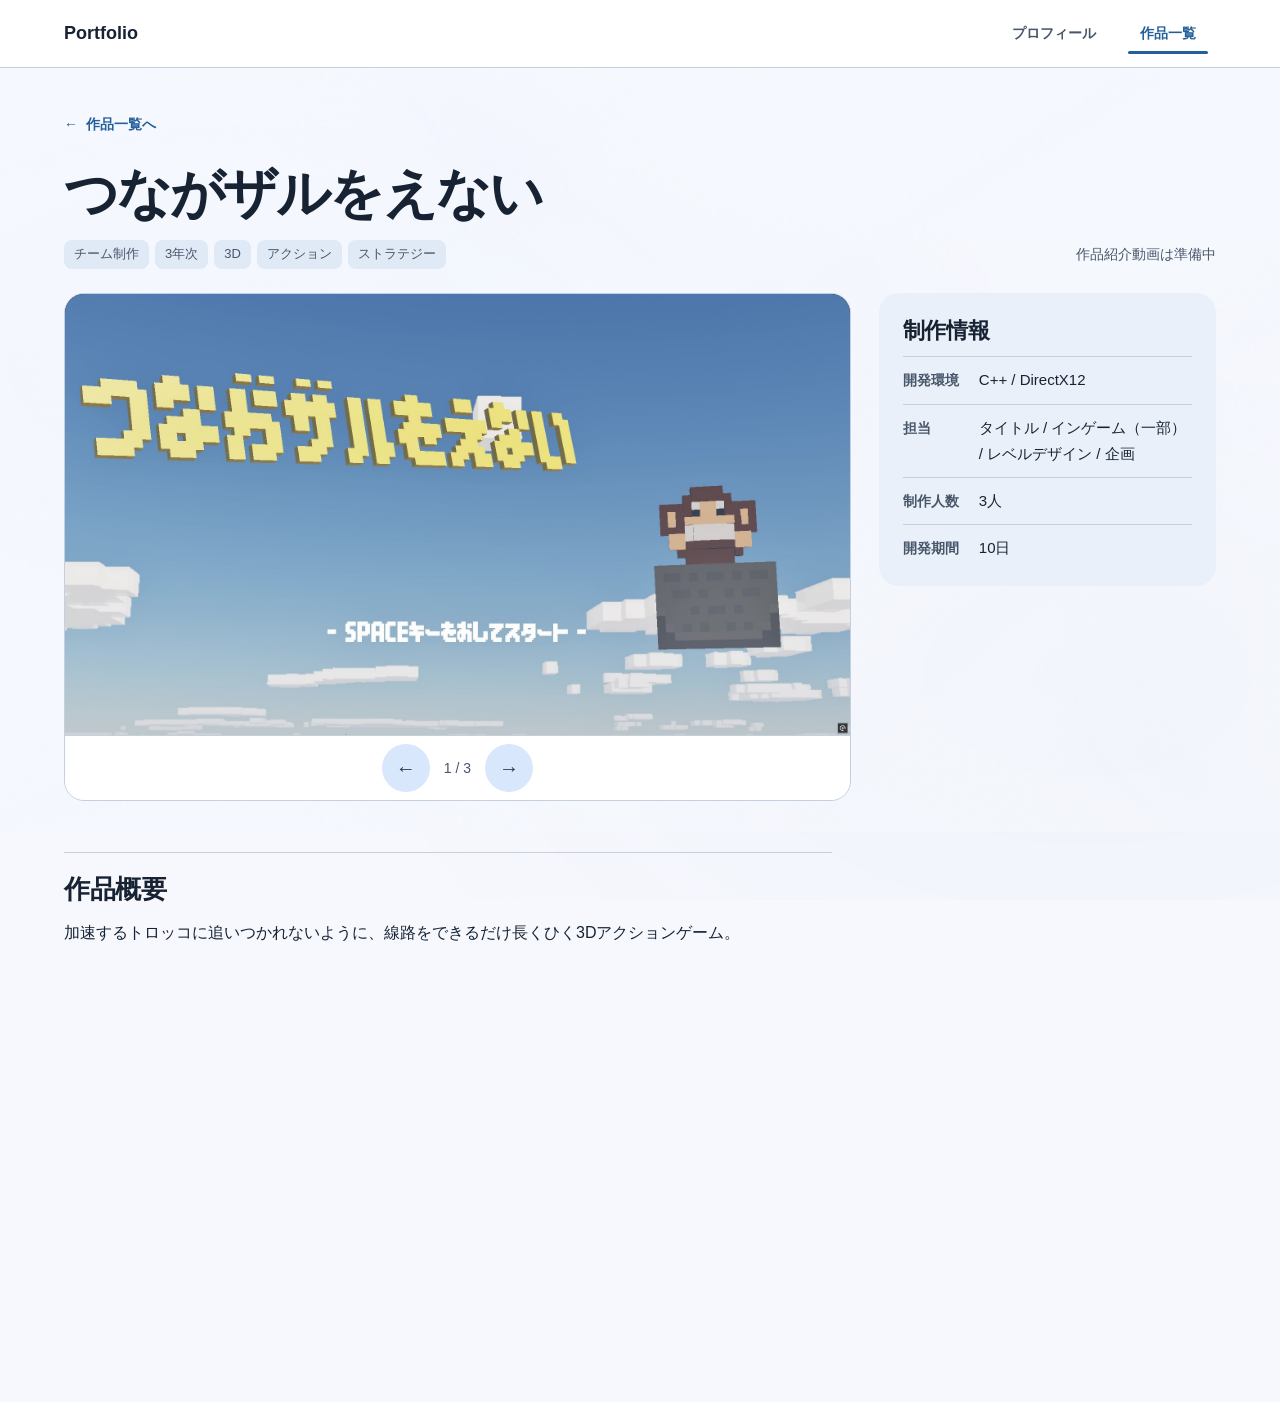
<file: projects/work-804e0eb7.html>
<!DOCTYPE html>
<html lang="ja"><head><meta charset="UTF-8"><meta name="viewport" content="width=device-width, initial-scale=1"><meta name="description" content="ゲームプログラマー志望・吉戸 大貴のポートフォリオ。個人・チームで制作したゲーム作品を紹介します。"><meta property="og:type" content="website"><meta property="og:locale" content="ja_JP"><meta property="og:site_name" content="吉戸大貴 Portfolio"><meta property="og:title" content="吉戸 大貴 | つながザルをえない"><meta property="og:description" content="ゲームプログラマー志望・吉戸 大貴のポートフォリオ。個人・チームで制作したゲーム作品を紹介します。"><meta property="og:url" content="https://yoshito-d.github.io/projects/work-804e0eb7.html"><meta property="og:image" content="https://yoshito-d.github.io/assets/uploads/579df90e-e649-4245-8e2d-086b24d02293.jpg"><meta property="og:image:alt" content="GALAXY RACINGのゲーム画面"><meta name="twitter:card" content="summary_large_image"><meta name="twitter:title" content="吉戸 大貴 | つながザルをえない"><meta name="twitter:description" content="ゲームプログラマー志望・吉戸 大貴のポートフォリオ。個人・チームで制作したゲーム作品を紹介します。"><meta name="twitter:image" content="https://yoshito-d.github.io/assets/uploads/579df90e-e649-4245-8e2d-086b24d02293.jpg"><meta name="twitter:image:alt" content="GALAXY RACINGのゲーム画面"><title>吉戸 大貴 | つながザルをえない</title><link rel="stylesheet" href="../styles.css?v=98ef7df061875868"><script src="../gallery.js?v=e8c01e7669ed7980" defer></script><script src="../motion.js?v=cbbfd097a903a32e" defer></script></head><body data-aura="{&quot;color&quot;:&quot;#66c0f4&quot;,&quot;accentColor&quot;:&quot;#2a475e&quot;,&quot;saturation&quot;:122,&quot;brightness&quot;:14,&quot;speed&quot;:40}" style="--aura-color-rgb:102,192,244;--aura-accent-rgb:42,71,94;--aura-primary-opacity:0.030800000000000004;--aura-accent-opacity:0.028000000000000004;--aura-saturation:1.22;--desktop-columns:2"><a class="skip-link" href="#main">本文へ移動</a><header class="site-header"><a class="brand" href="../index.html" aria-label="Portfolio トップへ">Portfolio</a><nav aria-label="メインナビゲーション"><a href="../index.html#about">プロフィール</a><a href="../works.html" aria-current="location">作品一覧</a></nav></header><main id="main" class="detail" tabindex="-1">
<a class="back-link" data-motion href="../works.html"><span class="link-arrow" aria-hidden="true">←</span> 作品一覧へ</a>
<h1>つながザルをえない</h1>
<div class="detail-topline" data-motion><ul class="project-tags" aria-label="作品のタグ"><li>チーム制作</li><li>3年次</li><li>3D</li><li>アクション</li><li>ストラテジー</li></ul><div class="detail-video-section"><p class="detail-video-empty">作品紹介動画は準備中</p></div></div>
<div class="detail-layout"><section class="detail-media gallery" aria-label="つながザルをえないの作品画像" aria-roledescription="カルーセル" data-gallery><div class="gallery-viewport"><div class="gallery-track"><figure class="gallery-slide"><img src="../assets/uploads/5d789b71-5206-4397-a0c4-b77ba793cd35.jpg" alt="つながザルをえないのゲーム画面 1"></figure><figure class="gallery-slide"><img src="../assets/uploads/460b55b6-7ba9-43f0-93cb-652cdb4c1864.jpg" alt="つながザルをえないのゲーム画面 2" loading="lazy"></figure><figure class="gallery-slide"><img src="../assets/uploads/28a94716-9cee-4e10-9ed0-6767107db2b9.jpg" alt="つながザルをえないのゲーム画面 3" loading="lazy"></figure></div></div><div class="gallery-controls" hidden><button type="button" class="gallery-arrow" data-gallery-prev aria-label="前の画像">←</button><p class="gallery-count" aria-live="polite" aria-atomic="true">1 / 3</p><button type="button" class="gallery-arrow" data-gallery-next aria-label="次の画像">→</button></div></section><section class="detail-facts" data-motion><h2>制作情報</h2><dl class="profile"><div><dt>開発環境</dt><dd>C++ / DirectX12</dd></div><div><dt>担当</dt><dd>タイトル / インゲーム（一部） / レベルデザイン / 企画</dd></div><div><dt>制作人数</dt><dd>3人</dd></div><div><dt>開発期間</dt><dd>10日</dd></div></dl></section></div>
<section class="detail-section"><h2>作品概要</h2><p>加速するトロッコに追いつかれないように、線路をできるだけ長くひく3Dアクションゲーム。</p></section>
<section class="detail-section"><h2>実績</h2><ul class="achievement-list"><li>校内投票 5位 / 154作品</li></ul></section>
<section class="detail-section"><h2>こだわり・工夫・エピソード</h2><p>細かいパラメータを外部ファイルに出すことで、レベルデザインしやすいようにしました。様々なところに細かいアニメーションをいれて、ゲームが華やかになるようにしました。</p></section>
</main><footer><a href="#">ページの先頭へ <span class="link-arrow" aria-hidden="true">↑</span></a><p class="page-updated">更新日：<time datetime="2026-11-27">2026/11/27</time></p></footer></body></html>
</file>
<file: styles.css>
@charset "UTF-8";

:root {
  color-scheme: dark;
  --md-sys-color-surface: #111720;
  --md-sys-color-surface-container-low: #171f2b;
  --md-sys-color-surface-container: #1c2735;
  --md-sys-color-surface-container-high: #263343;
  --md-sys-color-on-surface: #e5ecf6;
  --md-sys-color-on-surface-variant: #bac7d8;
  --md-sys-color-outline: #8194ab;
  --md-sys-color-outline-variant: #3c4b5e;
  --md-sys-color-primary: #a9d2ff;
  --md-sys-color-on-primary: #0c2b49;
  --md-sys-color-primary-container: #1c3858;
  --md-sys-color-on-primary-container: #daebff;
  --md-sys-color-secondary-container: #33465e;
  --md-sys-color-on-secondary-container: #d9e7fa;
  --md-sys-color-tertiary: #b9d9cb;
  --md-sys-color-shadow: #000000;
  --media-background: #070d15;
  --tool-icon-filter: invert(1);
  --content-width: 72rem;
  --gutter: clamp(1rem, 4vw, 3rem);
  --section-space: clamp(2rem, 4vw, 3.5rem);
  --shape-small: .5rem;
  --shape-medium: .75rem;
  --shape-large: 1.25rem;
  --shape-extra-large: 1.75rem;
  --shape-full: 999px;
  --state-hover: 8%;
  --state-pressed: 12%;
  --target: 3rem;
  --type-display: clamp(2.875rem, 1.8rem + 3.6vw, 5rem);
  --type-headline: clamp(2.125rem, 1.4rem + 2.5vw, 3.75rem);
  --type-section: clamp(1.5rem, 1.15rem + 1.25vw, 2.25rem);
  --type-title: clamp(1.125rem, 1.02rem + .46vw, 1.375rem);
  --type-label: .875rem;
}

@media (prefers-color-scheme: light) {
  :root {
    color-scheme: light;
    --md-sys-color-surface: #f6f8fe;
    --md-sys-color-surface-container-low: #ffffff;
    --md-sys-color-surface-container: #eaf0f9;
    --md-sys-color-surface-container-high: #e0e9f6;
    --md-sys-color-on-surface: #172332;
    --md-sys-color-on-surface-variant: #47566a;
    --md-sys-color-outline: #68798e;
    --md-sys-color-outline-variant: #c4cfdf;
    --md-sys-color-primary: #235f9b;
    --md-sys-color-on-primary: #ffffff;
    --md-sys-color-primary-container: #d9eaff;
    --md-sys-color-on-primary-container: #102e4c;
    --md-sys-color-secondary-container: #d8e7fb;
    --md-sys-color-on-secondary-container: #233a54;
    --md-sys-color-tertiary: #285d4c;
    --tool-icon-filter: none;
  }
}

* { box-sizing: border-box; }
html { scroll-behavior: smooth; scroll-padding-top: 5.5rem; }
body {
  isolation: isolate;
  margin: 0;
  background: var(--md-sys-color-surface);
  color: var(--md-sys-color-on-surface);
  font-family: "Segoe UI", "Hiragino Sans", "Yu Gothic UI", Meiryo, sans-serif;
  line-height: 1.75;
}
body:not(.editor-body) { display: flex; flex-direction: column; min-height: 100svh; }
h1, h2, h3, h4, p, dl, dd { margin: 0; }
h1, h2, h3, h4 { line-height: 1.25; overflow-wrap: anywhere; }
h1 { font-size: var(--type-headline); font-weight: 700; letter-spacing: -.035em; }
h2 { font-size: var(--type-section); font-weight: 650; letter-spacing: -.015em; }
a { color: inherit; text-decoration: none; }
a:hover { color: var(--md-sys-color-primary); }
:where(a, button, main, summary):focus-visible { outline: 2px solid var(--md-sys-color-primary); outline-offset: 3px; }
main:focus-visible { outline-offset: -2px; }
img { display: block; width: 100%; height: 100%; object-fit: cover; }
[hidden] { display: none !important; }
.sr-only {
  position: absolute;
  width: 1px;
  height: 1px;
  overflow: hidden;
  clip-path: inset(50%);
  white-space: nowrap;
}

/* Retain the editor's aura controls and the background fallback for static pages. */
body::before {
  content: "";
  position: fixed;
  inset: 0;
  z-index: -2;
  pointer-events: none;
  background:
    radial-gradient(ellipse at 20% 40%, rgba(var(--aura-color-rgb, 102,192,244), var(--aura-primary-opacity, .088)), transparent 55%),
    radial-gradient(ellipse at 85% 75%, rgba(var(--aura-accent-rgb, 42,71,94), var(--aura-accent-opacity, .08)), transparent 50%);
  filter: saturate(var(--aura-saturation, 1));
}
.background-aura {
  position: fixed;
  inset: 0;
  width: 100%;
  height: 100%;
  z-index: -1;
  pointer-events: none;
  contain: strict;
  opacity: 0.6;
}

main, footer { margin-inline: auto; }
main:not(.editor-layout), footer {
  width: min(var(--content-width), calc(100% - 2 * var(--gutter)));
}
body:not(.editor-body) > main { flex: 1; }
.skip-link {
  position: fixed;
  top: .5rem;
  left: var(--gutter);
  z-index: 30;
  transform: translateY(calc(-100% - 1rem));
  background: var(--md-sys-color-primary);
  color: var(--md-sys-color-on-primary);
  border-radius: var(--shape-small);
  padding: .75rem 1.25rem;
}
.skip-link:focus { transform: none; color: var(--md-sys-color-on-primary); }
.site-header {
  position: sticky;
  top: 0;
  z-index: 20;
  display: flex;
  align-items: center;
  justify-content: space-between;
  flex-wrap: wrap;
  gap: 0 .5rem;
  min-height: 4.25rem;
  padding-inline: max(var(--gutter), calc((100% - var(--content-width)) / 2));
  background: var(--md-sys-color-surface-container-low);
  border-bottom: 1px solid var(--md-sys-color-outline-variant);
}
.brand { display: inline-flex; align-items: center; min-height: var(--target); font-size: 1.125rem; font-weight: 700; }
.site-header nav { display: flex; flex-wrap: wrap; gap: .25rem; }
.site-header nav a {
  position: relative;
  display: inline-flex;
  align-items: center;
  min-height: var(--target);
  padding-inline: clamp(.5rem, 2vw, 1.25rem);
  border-radius: var(--shape-small);
  color: var(--md-sys-color-on-surface-variant);
  font-size: var(--type-label);
  font-weight: 600;
}
.site-header nav a[aria-current] { color: var(--md-sys-color-primary); }
.site-header nav a:hover { background: color-mix(in srgb, currentColor var(--state-hover), transparent); }
.site-header nav a:active { background: color-mix(in srgb, currentColor var(--state-pressed), transparent); }
.site-header nav a::after {
  content: "";
  position: absolute;
  inset: auto .5rem .25rem;
  height: 3px;
  border-radius: var(--shape-full);
  background: currentColor;
  transform: scaleX(0);
  transform-origin: left;
}
.site-header nav a:is(:hover, :focus-visible, [aria-current])::after { transform: scaleX(1); }
footer {
  display: flex;
  flex-wrap: wrap;
  align-items: center;
  justify-content: space-between;
  gap: 0 1rem;
  padding-block: 1rem;
  border-top: 1px solid var(--md-sys-color-outline-variant);
  color: var(--md-sys-color-on-surface-variant);
  font-size: var(--type-label);
}
.page-updated { font-size: 0.8125rem; font-variant-numeric: tabular-nums; }

/* Use the same text and link hierarchy across profile, index and detail pages. */
.section { padding-block: var(--section-space); }
.section-heading, .section-heading-row { margin-bottom: 1.5rem; }
.section-heading-row {
  display: flex;
  flex-wrap: wrap;
  align-items: center;
  justify-content: space-between;
  gap: .75rem 1.5rem;
}
.all-works-link, .back-link, .detail-video-link, footer a {
  display: inline-flex;
  align-items: center;
  gap: .5rem;
  min-height: var(--target);
  font-size: var(--type-label);
  font-weight: 600;
}
.link-arrow { flex: none; display: inline-block; }
.all-works-link, .detail-video-link {
  justify-content: center;
  padding: .5rem 1.25rem;
  border-radius: var(--shape-full);
  background: var(--action-fill);
  color: var(--action-text);
}
.all-works-link { --action-fill: var(--md-sys-color-secondary-container); --action-text: var(--md-sys-color-on-secondary-container); }
.detail-video-link { --action-fill: var(--md-sys-color-primary); --action-text: var(--md-sys-color-on-primary); }
:is(.all-works-link, .detail-video-link):hover {
  background: color-mix(in srgb, var(--action-text) var(--state-hover), var(--action-fill));
  color: var(--action-text);
}
:is(.all-works-link, .detail-video-link):active { background: color-mix(in srgb, var(--action-text) var(--state-pressed), var(--action-fill)); }
.back-link, .email-link { color: var(--md-sys-color-primary); }
:is(.back-link, footer a):hover, .email-link { text-decoration: underline; text-underline-offset: .2em; }
.email-link:hover { text-decoration-thickness: 2px; }

.profile-section {
  display: grid;
  gap: 1.75rem clamp(2rem, 5vw, 4rem);
  padding-block: var(--section-space);
  border-bottom: 1px solid var(--md-sys-color-outline-variant);
}
.profile-section > div { min-width: 0; }
.profile-identity {
  position: relative;
  isolation: isolate;
  display: flex;
  flex-direction: column;
  justify-content: space-between;
  gap: 2rem;
  min-height: 17rem;
  padding: clamp(1.5rem, 4vw, 3rem);
  border-radius: var(--shape-extra-large);
  background: var(--md-sys-color-primary-container);
  color: var(--md-sys-color-on-primary-container);
  overflow: hidden;
  overflow: clip;
}
.profile-identity::before {
  content: "";
  position: absolute;
  z-index: -1;
  inset: 0;
  background: repeating-radial-gradient(circle at 100% 0%, transparent 0 22px, currentColor 23px 24px, transparent 25px 46px);
  mask-image: linear-gradient(50deg, transparent 55%, #000);
  opacity: .15;
}
.reading { font-size: var(--type-label); font-weight: 600; letter-spacing: .04em; overflow-wrap: anywhere; }
.profile-section h1 { margin-block: .375rem; font-size: var(--type-display); }
.role { font-size: var(--type-title); font-weight: 550; overflow-wrap: anywhere; }
.profile-summary { align-self: center; }
.profile-description { margin-bottom: 1.25rem; overflow-wrap: anywhere; line-height: 1.9; }
.profile > div {
  display: grid;
  grid-template-columns: minmax(4rem, max-content) minmax(0, 1fr);
  gap: .75rem;
  align-items: baseline;
  padding-block: 0.625rem;
  border-top: 1px solid var(--md-sys-color-outline-variant);
  font-size: 0.9375rem;
}
.profile dt, .eyebrow { color: var(--md-sys-color-on-surface-variant); }
.profile dt, .tools-label, .eyebrow { font-size: var(--type-label); font-weight: 600; }
.profile dd { overflow-wrap: anywhere; }
.profile-summary .profile > div:has(.email-link) { align-items: center; padding-block: 0; }
.profile-summary .email-link { display: inline-flex; align-items: center; min-height: var(--target); }
.tool-icons {
  display: flex;
  flex-wrap: wrap;
  gap: .5rem 1rem;
  list-style: none;
  padding: 0;
  margin: .625rem 0 0;
}
.tool-icons li {
  display: inline-flex;
  align-items: center;
  gap: .375rem;
  font-size: .8125rem;
}
.tool-icons img { width: 1.25rem; height: 1.25rem; object-fit: contain; }
.tool-icons .tool-icon-github { filter: var(--tool-icon-filter); }
.tool-icons .tool-icon-pixel { image-rendering: pixelated; }

.featured-grid {
  display: grid;
  grid-template-columns: 1fr;
  gap: 1.5rem clamp(1rem, 2.5vw, 2rem);
}
.project-card { min-width: 0; align-self: start; }
:is(.project-link, .card-board) {
  border: 1px solid var(--card-outline, var(--md-sys-color-outline-variant));
  border-radius: var(--shape-large);
  background: var(--card-fill, var(--md-sys-color-surface-container-low));
  overflow: hidden;
}
.project-link { display: block; }
.project-link:is(:hover, :focus-visible) {
  --card-outline: var(--md-sys-color-outline);
  --card-fill: var(--md-sys-color-surface-container);
  color: var(--md-sys-color-on-surface);
}
.project-link:active { --card-fill: var(--md-sys-color-surface-container-high); }
.empty-media { position: relative; overflow: hidden; aspect-ratio: 16 / 9; background: var(--media-background); }
.preview-video {
  position: absolute;
  inset: 0;
  width: 100%;
  height: 100%;
  object-fit: cover;
  opacity: 0;
  pointer-events: none;
}
.empty-media.is-previewing .preview-video { opacity: 1; }
.project-title {
  display: grid;
  grid-template-columns: minmax(0, 1fr) auto;
  align-items: baseline;
  gap: 0.5rem;
  padding: 1.25rem 1.25rem .75rem;
  font-size: var(--type-title);
  font-weight: 650;
  overflow-wrap: anywhere;
}
.project-title .link-arrow { color: var(--md-sys-color-primary); font-size: 1.125rem; }
.project-meta { padding: 0 1.25rem 1.25rem; }
.project-tags, .achievement-list { margin: 0; padding: 0; list-style: none; }
.project-tags { display: flex; flex-wrap: wrap; gap: .375rem; }
.project-tags li {
  border-radius: var(--shape-small);
  background: var(--md-sys-color-surface-container-high);
  color: var(--md-sys-color-on-surface-variant);
  padding: .1875rem .625rem;
  font-size: .8125rem;
  overflow-wrap: anywhere;
}
.project-tags li.is-selected {
  background: var(--md-sys-color-secondary-container);
  color: var(--md-sys-color-on-secondary-container);
  text-decoration: underline;
  text-underline-offset: .2em;
}
.achievement-list { font-size: var(--type-label); overflow-wrap: anywhere; }
.achievement-list li { padding-inline-start: .75rem; border-inline-start: 2px solid var(--md-sys-color-tertiary); }
.project-meta .achievement-list {
  border-top: 1px solid var(--md-sys-color-outline-variant);
  margin-top: 1rem;
  padding-top: .75rem;
  color: var(--md-sys-color-on-surface);
}
.achievement-list li + li { margin-top: 0.5rem; }

/* The pin and tap area stay fixed while the board and wires swing together. */
.featured-grid:has(> .project-card-wire) { padding-inline: .375rem; }
.project-card-wire {
  --wire-suspension: clamp(1.75rem, 3.2vw, 2.5rem);
  --wire-inset: 1.5rem;
  --wire-color: var(--md-sys-color-outline);
  position: relative;
}
.project-card-wire:hover { z-index: 1; }
.project-card-wire:focus-within { z-index: 2; }
.card-hanger {
  position: relative;
  z-index: 2;
  height: var(--wire-suspension);
  pointer-events: none;
  transform: var(--wire-swing, none);
  transform-origin: 50% 7px;
}
.card-pin {
  position: absolute;
  z-index: 3;
  left: calc(50% - 6px);
  top: 1px;
  width: 12px;
  height: 12px;
  border-radius: 50%;
  background: var(--md-sys-color-surface-container-high);
  border: 2px solid var(--wire-color);
  pointer-events: none;
}
.card-wire {
  position: absolute;
  top: 6px;
  width: calc(50% - var(--wire-inset));
  height: calc(var(--wire-suspension) + 5px);
  background: var(--wire-color);
}
.card-wire-left { left: var(--wire-inset); clip-path: polygon(0 100%, 0 calc(100% - 2px), 100% 0, 100% 2px); }
.card-wire-right { right: var(--wire-inset); clip-path: polygon(0 0, 0 2px, 100% 100%, 100% calc(100% - 2px)); }
.project-card-wire .project-link {
  position: relative;
  isolation: isolate;
  border: 0;
  overflow: visible;
  background: none;
}
.project-card-wire .project-link::before {
  content: "";
  position: absolute;
  inset: 0;
  z-index: -1;
  pointer-events: none;
  border-radius: var(--shape-large);
  background: var(--md-sys-color-shadow);
  opacity: .3;
  transform-origin: 50% calc(7px - var(--wire-suspension));
  transform: var(--wire-shadow, translate(9.52px, 12.32px));
  filter: var(--wire-shadow-filter, blur(8px) opacity(.58));
}
.card-board {
  position: relative;
  padding-top: 1.25rem;
  pointer-events: none;
  transform: var(--wire-swing, none);
  transform-origin: 50% calc(7px - var(--wire-suspension));
}
.card-eyelet {
  position: absolute;
  z-index: 3;
  top: 4px;
  width: 10px;
  height: 10px;
  border-radius: 50%;
  background: var(--md-sys-color-surface);
  border: 2px solid var(--wire-color);
}
.card-eyelet-left { left: calc(var(--wire-inset) - 6px); }
.card-eyelet-right { right: calc(var(--wire-inset) - 6px); }

.works-page .section-heading { margin-bottom: clamp(1.5rem, 3.5vw, 2.5rem); }
.works-intro { margin-top: .75rem; max-width: 44rem; overflow-wrap: anywhere; color: var(--md-sys-color-on-surface-variant); }
.work-filters {
  margin-bottom: clamp(1.75rem, 4vw, 3rem);
  padding: clamp(1rem, 3vw, 1.75rem);
  border-radius: var(--shape-large);
  background: var(--md-sys-color-surface-container);
}
.filter-options summary {
  display: flex;
  align-items: center;
  justify-content: space-between;
  gap: .75rem;
  min-height: var(--target);
  padding-inline: .5rem;
  margin-inline: -.5rem;
  border-radius: var(--shape-small);
  font-size: var(--type-title);
  font-weight: 650;
  line-height: 1.25;
  cursor: pointer;
}
.filter-options summary::-webkit-details-marker { display: none; }
.filter-options summary::after {
  content: "";
  flex: none;
  width: .5rem;
  height: .5rem;
  margin-inline-end: .25rem;
  border-inline-end: 2px solid currentColor;
  border-block-end: 2px solid currentColor;
  transform: translateY(-.125rem) rotate(45deg);
}
.filter-options[open] summary::after { transform: translateY(.125rem) rotate(225deg); }
.filter-options summary:hover { background: color-mix(in srgb, currentColor var(--state-hover), transparent); }
.filter-options summary:active { background: color-mix(in srgb, currentColor var(--state-pressed), transparent); }
.filter-help, .filter-label, .filter-count { color: var(--md-sys-color-on-surface-variant); font-size: var(--type-label); }
.filter-groups {
  display: grid;
  gap: .75rem 1.25rem;
  margin-block: 1rem;
}
.filter-group { min-width: 0; margin: 0; padding: 0; border: 0; }
.filter-label { margin-bottom: .25rem; padding: 0; font-weight: 600; }
.filter-tags, .filter-summary { display: flex; flex-wrap: wrap; gap: .375rem .5rem; }
.filter-summary {
  justify-content: space-between;
  align-items: center;
  padding-top: .5rem;
  border-top: 1px solid var(--md-sys-color-outline-variant);
}
.filter-tag, .filter-reset, .gallery-arrow {
  --control-fill: transparent;
  --control-text: var(--md-sys-color-on-surface);
  min-height: var(--target);
  min-width: var(--target);
  border: 1px solid transparent;
  border-radius: var(--shape-small);
  background: var(--control-fill);
  color: var(--control-text);
  padding: .375rem .75rem;
  font: inherit;
  font-size: var(--type-label);
  font-weight: 600;
  line-height: 1.3;
  cursor: pointer;
}
.filter-tag {
  --filter-check-width: .75rem;
  --filter-check-gap: .375rem;
  display: inline-flex;
  align-items: center;
  justify-content: center;
  gap: var(--filter-check-gap);
  max-width: 100%;
  border-color: var(--md-sys-color-outline);
  overflow-wrap: anywhere;
}
.filter-tag::before {
  content: "";
  box-sizing: border-box;
  flex: none;
  width: var(--filter-check-width);
  height: .5rem;
  border-bottom: 2px solid currentColor;
  border-left: 2px solid currentColor;
  transform: translateY(-.08rem) rotate(-45deg);
  visibility: hidden;
}
/* Reserve room for the check without shifting the unselected label off center. */
.filter-tag[aria-pressed="false"] > span {
  position: relative;
  inset-inline-start: calc((var(--filter-check-width) + var(--filter-check-gap)) / -2);
}
.filter-tag[aria-pressed="true"] {
  --control-fill: var(--md-sys-color-secondary-container);
  --control-text: var(--md-sys-color-on-secondary-container);
  border-color: transparent;
}
.filter-tag[aria-pressed="true"]::before { visibility: visible; }
.filter-reset { --control-text: var(--md-sys-color-primary); border-radius: var(--shape-full); }
.filter-reset[aria-disabled="true"] { --control-text: var(--md-sys-color-on-surface-variant); cursor: default; }
:is(.filter-tag, .filter-reset:not([aria-disabled="true"]), .gallery-arrow):hover {
  background: color-mix(in srgb, var(--control-text) var(--state-hover), var(--control-fill));
}
:is(.filter-tag, .filter-reset:not([aria-disabled="true"]), .gallery-arrow):active {
  background: color-mix(in srgb, var(--control-text) var(--state-pressed), var(--control-fill));
}
.filter-count { font-variant-numeric: tabular-nums; font-weight: 600; }
.filter-empty { padding-block: .75rem 1.5rem; color: var(--md-sys-color-on-surface-variant); }
.work-category + .work-category {
  margin-top: var(--section-space);
  padding-top: var(--section-space);
  border-top: 1px solid var(--md-sys-color-outline-variant);
}
.work-category > .featured-grid { margin-top: 1.25rem; }

.detail { padding-block: clamp(.75rem, 3vw, 2rem) var(--section-space); }
.detail h1 { margin-block: .75rem; }
.detail-topline {
  display: flex;
  flex-wrap: wrap;
  align-items: center;
  justify-content: space-between;
  gap: .75rem 1.5rem;
  margin-bottom: 1.5rem;
}
.detail-video-empty { font-size: var(--type-label); color: var(--md-sys-color-on-surface-variant); }
.video-play-icon { display: block; flex: none; width: 1.125rem; height: 1.125rem; }
.detail-layout { display: grid; gap: 1.25rem 1.75rem; align-items: start; }
.detail-media { min-width: 0; border: 1px solid var(--md-sys-color-outline-variant); border-radius: var(--shape-large); }
.detail-facts {
  min-width: 0;
  padding: clamp(1rem, 2.5vw, 1.5rem);
  border-radius: var(--shape-large);
  background: var(--md-sys-color-surface-container);
}
.detail-facts h2 { margin-bottom: .75rem; font-size: var(--type-title); }
.detail-facts .profile > div:last-child { padding-bottom: 0; }
.detail-section {
  max-width: 48rem;
  margin-top: var(--section-space);
  padding-top: 1.25rem;
  border-top: 1px solid var(--md-sys-color-outline-variant);
}
.detail-section h2 { margin-bottom: .75rem; font-size: clamp(1.25rem, 1.1rem + .65vw, 1.625rem); }
.detail-section p { line-height: 1.9; overflow-wrap: anywhere; }
.detail-section p + p { margin-top: 1rem; }
.detail-section .achievement-list { font-size: 1rem; }

.gallery, .gallery-viewport { overflow: hidden; }
.gallery-slide { margin: 0; background: var(--media-background); aspect-ratio: 16 / 9; }
.gallery-slide + .gallery-slide { margin-top: 0.5rem; }
.gallery-slide img { object-fit: contain; }
.gallery.is-ready .gallery-track { display: flex; }
.gallery.is-ready .gallery-slide { flex: 0 0 100%; min-width: 0; margin: 0; }
.gallery-controls {
  display: flex;
  align-items: center;
  justify-content: center;
  gap: clamp(.375rem, 2vw, .75rem);
  padding: .5rem clamp(4px, 2vw, .5rem);
  background: var(--md-sys-color-surface-container-low);
  border-top: 1px solid var(--md-sys-color-outline-variant);
}
.gallery-arrow {
  --target: clamp(48px, 3rem, 64px);
  --control-fill: var(--md-sys-color-secondary-container);
  --control-text: var(--md-sys-color-on-secondary-container);
  width: var(--target);
  padding: 0;
  border-radius: var(--shape-full);
  font-size: 1.25rem;
}
.gallery-count { min-width: 4ch; color: var(--md-sys-color-on-surface-variant); font-size: var(--type-label); font-variant-numeric: tabular-nums; text-align: center; }

@media (min-width: 36rem) {
  .featured-grid { grid-template-columns: repeat(2, minmax(0, 1fr)); }
  .filter-groups { grid-template-columns: repeat(2, minmax(0, 1fr)); }
}
@media (min-width: 51rem) {
  .profile-section { grid-template-columns: minmax(0, 10fr) minmax(0, 11fr); }
  .profile-identity { min-height: 21rem; }
  .detail-layout { grid-template-columns: minmax(0, 7fr) minmax(16rem, 3fr); }
}
@media (min-width: 62.5rem) {
  .featured-grid { grid-template-columns: repeat(var(--desktop-columns, 3), minmax(0, 1fr)); }
  .filter-groups {
    grid-template-columns: minmax(0, 11fr) minmax(0, 13fr) minmax(0, 7fr) minmax(0, 21fr);
    column-gap: 1rem;
  }
}
@media (forced-colors: active) {
  body::before, .background-aura, .profile-identity::before { display: none; }
  .project-card-wire { --wire-color: CanvasText; }
  .card-wire { forced-color-adjust: none; }
  .filter-tag[aria-pressed="true"] { border-color: ButtonText; }
  :is(.all-works-link, .detail-video-link, .gallery-arrow) { border: 1px solid currentColor; }
  .site-header nav a::after { background: LinkText; forced-color-adjust: none; }
}

@media (prefers-reduced-motion: no-preference) {
  .site-header { transition: opacity .35s ease, transform .35s ease; }
  .site-header.is-scroll-hidden { opacity: 0; transform: translateY(-100%); pointer-events: none; }
  .site-header.is-scroll-hidden:focus-within { opacity: 1; transform: none; pointer-events: auto; }
  .site-header nav a::after, .link-arrow { transition: transform .2s ease; }
  .motion-pending { opacity: 0; }
  .motion-pending:focus-within { opacity: 1; }
  .motion-enter { animation: content-enter .55s ease backwards; animation-delay: var(--motion-delay, 0ms); }
  .project-link { transition: transform .2s ease, border-color .2s ease, background-color .2s ease; }
  .card-board { transition: border-color .2s ease, background-color .2s ease; }
  .project-card:not(.project-card-wire) .project-link:is(:hover, :focus-visible) { transform: translateY(-4px); }
  :is(.project-link, .all-works-link):is(:hover, :focus-visible) .link-arrow { transform: translateX(3px); }
  .back-link:is(:hover, :focus-visible) .link-arrow { transform: translateX(-3px); }
  .detail-video-link:is(:hover, :focus-visible) .link-arrow { transform: translate(2px, -2px); }
  footer a:is(:hover, :focus-visible) .link-arrow { transform: translateY(-3px); }
  .preview-video { transition: opacity .22s ease; }
  .gallery.is-ready .gallery-track { transition: transform .35s ease; }
  :is(.filter-tag, .filter-reset, .gallery-arrow, .all-works-link, .detail-video-link, .site-header nav a, .filter-options summary) {
    transition: background-color .2s ease, color .2s ease, border-color .2s ease;
  }
}
@keyframes content-enter {
  from { opacity: 0; transform: translateY(16px); }
  to { opacity: 1; transform: translateY(0); }
}
@media (prefers-reduced-motion: reduce) {
  html { scroll-behavior: auto; }
  .card-board, .card-hanger { transform: none; }
  .project-card-wire .project-link::before { transform: translate(9.52px, 12.32px); filter: blur(8px) opacity(.58); }
}
</file>
